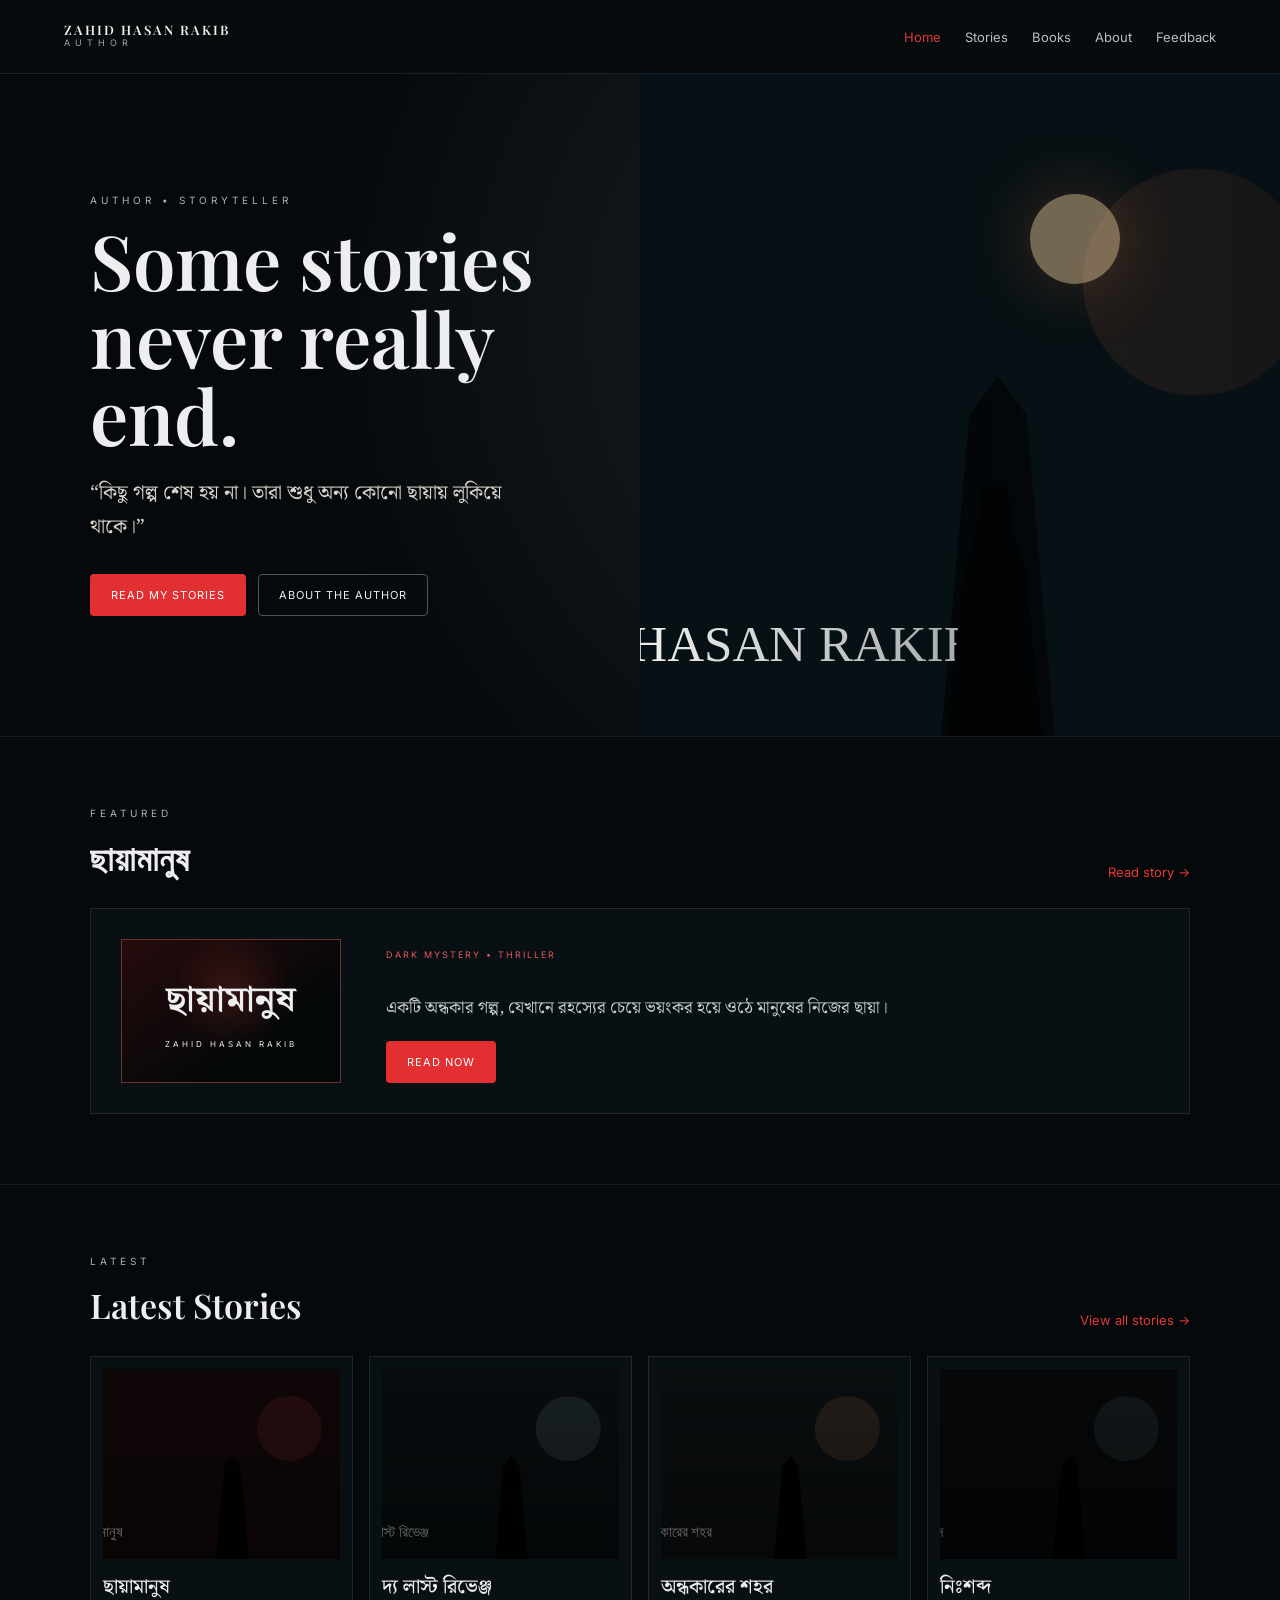
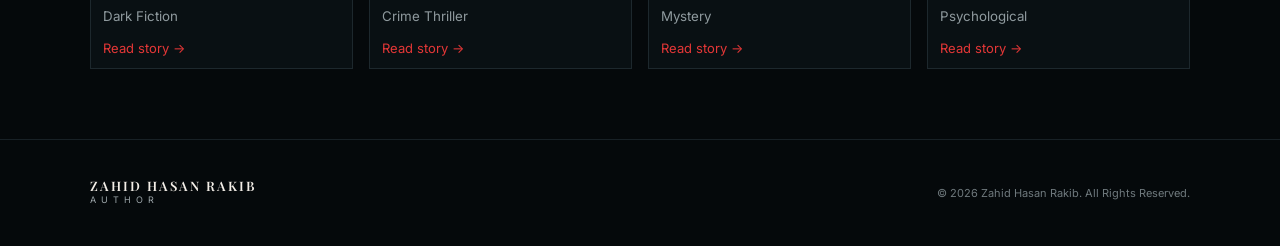
<file: index.html>
<!doctype html>
<html lang="bn">
<head>
<meta charset="utf-8">
<meta name="viewport" content="width=device-width, initial-scale=1">
<title>Zahid Hasan Rakib — Author</title>
<style>@import url('https://fonts.googleapis.com/css2?family=Noto+Serif+Bengali:wght@400;500;600;700&family=Playfair+Display:wght@500;600;700&family=Inter:wght@400;500;600&display=swap');
*{box-sizing:border-box}html{scroll-behavior:smooth}body{margin:0;background:#05090b;color:#eeeef0;font-family:Inter,Arial,sans-serif}body.large .prose{font-size:22px}.nav{height:74px;padding:0 5vw;display:flex;align-items:center;justify-content:space-between;border-bottom:1px solid #182126;background:#060b0d;position:sticky;top:0;z-index:5}.brand{color:#f3eee7;text-decoration:none;display:flex;flex-direction:column;letter-spacing:2px}.brand span{font:600 13px/1.1 'Playfair Display',serif}.brand small{font:9px/1.4 Inter;letter-spacing:5px;color:#9da6aa}nav{display:flex;gap:24px}nav a,.textlink,.card a,.back{color:#b8c0c3;text-decoration:none;font-size:13px}nav a.active,nav a:hover,.card a,.textlink{color:#e43737}.navbtn{border:1px solid #e43737;padding:10px 16px;border-radius:4px;color:#fff;text-decoration:none;font-size:12px}.hero{min-height:650px;display:grid;grid-template-columns:1fr 1fr;position:relative;overflow:hidden;background:radial-gradient(circle at 75% 38%,#42251e 0,#13191c 25%,#05090b 62%)}.hero-copy{padding:120px 7vw;position:relative;z-index:2}.eyebrow{font-size:10px;letter-spacing:4px;color:#a9b1b3;margin-bottom:15px}.hero h1,.pagehero h1{font:600 clamp(44px,6vw,76px)/1.02 'Playfair Display',serif;margin:0 0 22px}.quote{font:400 20px/1.7 'Noto Serif Bengali',serif;color:#d9d4cd;max-width:520px}.actions{display:flex;gap:12px;margin-top:30px}.btn{display:inline-block;padding:13px 20px;border-radius:4px;text-decoration:none;font-size:11px;letter-spacing:1px;border:1px solid transparent;cursor:pointer}.btn.red{background:#e12f32;color:#fff}.btn.ghost{border-color:#4a5559;color:#eee}.hero-art{position:relative;background:linear-gradient(90deg,transparent,#07101599),url('hero.svg') center/cover;min-height:650px}.moon{position:absolute;width:90px;height:90px;border-radius:50%;background:#d5b58a88;top:120px;right:25%;box-shadow:0 0 70px #b7683a55}.silhouette{position:absolute;width:95px;height:250px;background:#020304;bottom:0;left:48%;clip-path:polygon(38% 0,62% 0,70% 18%,83% 35%,100% 100%,0 100%,17% 35%,30% 18%)}.section{padding:70px 7vw;border-top:1px solid #131c20}.section-head{display:flex;justify-content:space-between;align-items:end;margin-bottom:28px}.section h2{font:600 34px 'Playfair Display',serif;margin:0}.feature-card{display:grid;grid-template-columns:220px 1fr;gap:45px;padding:30px;border:1px solid #202a2f;background:#091013}.feature-card p,.book-detail p,.author p{font:400 17px/1.9 'Noto Serif Bengali',serif;color:#c6cccd;max-width:700px}.tag{display:inline-block;color:#e35a5a;font-size:9px;letter-spacing:2px;margin:10px 0 15px}.grid{display:grid;grid-template-columns:repeat(4,1fr);gap:16px}.card{border:1px solid #1d282d;background:#091013;padding:12px}.card h3{font:500 20px 'Noto Serif Bengali',serif;margin:12px 0 2px}.card small{color:#8f9a9e}.card p{color:#aeb7b9;font:14px/1.6 'Noto Serif Bengali',serif}.card a{display:block;margin-top:15px}.thumb{height:190px;background:#172226 center/cover}.t1{background-image:linear-gradient(#0005,#0009),url('story1.svg')}.t2{background-image:linear-gradient(#0005,#0009),url('story2.svg')}.t3{background-image:linear-gradient(#0005,#0009),url('story3.svg')}.t4{background-image:linear-gradient(#0005,#0009),url('story4.svg')}.pagehero{padding:90px 7vw 70px;background:linear-gradient(90deg,#080e11dd,#080e1166),url('hero.svg') center/cover;border-bottom:1px solid #182126}.pagehero h1{font-size:60px;margin-bottom:10px}.pagehero p{color:#aeb7b9}.filters{display:flex;gap:8px;flex-wrap:wrap;margin-bottom:30px}.filter{background:#0a1114;color:#aeb7b9;border:1px solid #29343a;padding:9px 14px;border-radius:20px}.filter.active{border-color:#e43737;color:#fff}.reading{max-width:1120px;margin:auto}.story-top{padding:65px 5vw 45px;display:flex;justify-content:space-between;border-bottom:1px solid #172126}.story-top h1{font:600 54px 'Noto Serif Bengali',serif;margin:20px 0 0}.by{color:#899398}.cover{background:linear-gradient(145deg,#260b0c,#030708 70%);border:1px solid #6b3334;position:relative;overflow:hidden;display:flex;flex-direction:column;justify-content:center;align-items:center;text-align:center}.cover:after{content:'';position:absolute;inset:0;background:radial-gradient(circle at 50% 35%,#9b322b44,transparent 42%)}.cover-title{font:700 36px 'Noto Serif Bengali',serif;z-index:1}.cover-sub{font-size:8px;letter-spacing:3px;margin-top:10px;z-index:1}.mini-cover{width:150px;height:205px}.reader-tools{display:flex;justify-content:space-between;align-items:center;padding:18px 5vw;border-bottom:1px solid #172126}.reader-tools select,.reader-tools button{background:#080f12;color:#d8ddde;border:1px solid #334047;padding:10px}.prose{max-width:760px;margin:55px auto;padding:0 25px;font:400 19px/2 'Noto Serif Bengali',serif;color:#d3d6d6}.prose h2{font:600 30px 'Noto Serif Bengali',serif;margin-bottom:30px}.chapter-nav{display:flex;justify-content:space-between;max-width:760px;margin:40px auto 80px;padding:20px 25px;border-top:1px solid #172126}.chapter-nav a{color:#cbd1d2;text-decoration:none}.book-detail{display:grid;grid-template-columns:300px 1fr;gap:60px;align-items:center}.bigcover{width:300px;height:440px}.price{font-size:30px;margin:25px 0}.price small{font-size:11px;color:#899398}.note{font-size:12px!important;color:#788287!important}.author{display:grid;grid-template-columns:300px 1fr;gap:50px;align-items:center}.author-photo{height:360px;border:1px solid #29343a;display:grid;place-items:center;font:600 70px 'Playfair Display',serif;background:radial-gradient(circle,#333,#0a0e10 65%)}.feedback-grid{display:grid;grid-template-columns:1fr 1fr;gap:70px}.form{display:flex;flex-direction:column;gap:18px}.form h2{margin-bottom:5px}.form label{display:flex;flex-direction:column;gap:7px;color:#9ea8ab;font-size:12px}.form input,.form textarea,.form select{background:#070d10;color:#eee;border:1px solid #2a363b;padding:13px;border-radius:3px;font:14px 'Noto Serif Bengali',serif}.form textarea{min-height:140px}.review{border:1px solid #1f2a2f;background:#091013;padding:18px;margin:12px 0}.review span{display:block;color:#e3ad3e;margin:5px 0}.review p{font-family:'Noto Serif Bengali',serif;color:#b9c0c1}.narrow{max-width:760px;margin:auto}.dashboard{max-width:800px;margin:auto;display:flex;flex-direction:column;gap:15px}.toggle{display:flex;gap:12px;padding:18px;border:1px solid #233036;background:#091013}.toggle input{accent-color:#e43737}.admin-note{padding:18px;border-left:3px solid #e43737;background:#100d0e;color:#b8c0c2;line-height:1.7}footer{border-top:1px solid #182126;padding:35px 7vw;display:flex;justify-content:space-between;align-items:center;color:#6f797d;font-size:11px}.social{letter-spacing:1px}@media(max-width:800px){.nav{height:auto;padding:16px 5vw;gap:14px;flex-wrap:wrap}.nav nav{order:3;width:100%;overflow:auto;gap:18px}.navbtn{margin-left:auto}.hero{grid-template-columns:1fr;min-height:620px}.hero-art{position:absolute;inset:0;opacity:.42}.hero-copy{padding:100px 7vw}.grid{grid-template-columns:1fr 1fr}.feature-card,.book-detail,.author,.feedback-grid{grid-template-columns:1fr}.mini-cover{display:none}.bigcover{margin:auto}.story-top{padding:45px 5vw}.story-top h1{font-size:42px}.prose{font-size:18px}.pagehero h1{font-size:48px}footer{flex-direction:column;gap:15px;align-items:flex-start}}@media(max-width:500px){.grid{grid-template-columns:1fr}.section{padding:50px 5vw}.feature-card{padding:20px}.hero h1{font-size:46px}}

.spa-page{display:none}
</style>
</head>
<body>
<header class="nav">
<a class="brand" href="#home"><span>ZAHID HASAN RAKIB</span><small>AUTHOR</small></a>
<nav>
<a data-page="home" href="#home">Home</a>
<a data-page="stories" href="#stories">Stories</a>
<a data-page="books" href="#books">Books</a>
<a data-page="about" href="#about">About</a>
<a data-page="feedback" href="#feedback">Feedback</a>
</nav>

</header>
<main>
<div class="spa-page" data-page="home" id="page-home"><main>
<section class="hero">
<div class="hero-copy">
<div class="eyebrow">AUTHOR • STORYTELLER</div>
<h1>Some stories<br/>never really end.</h1>
<p class="quote">“কিছু গল্প শেষ হয় না। তারা শুধু অন্য কোনো ছায়ায় লুকিয়ে থাকে।”</p>
<div class="actions"><a class="btn red" href="#stories">READ MY STORIES</a><a class="btn ghost" href="#about">ABOUT THE AUTHOR</a></div>
</div>
<div class="hero-art"><div class="moon"></div><div class="silhouette"></div></div>
</section>
<section class="section">
<div class="section-head"><div><div class="eyebrow">FEATURED</div><h2>ছায়ামানুষ</h2></div><a class="textlink" href="#story">Read story →</a></div>
<div class="feature-card">
<div class="cover cover-shadow"><div class="cover-title">ছায়ামানুষ</div><div class="cover-sub">ZAHID HASAN RAKIB</div></div>
<div><span class="tag">DARK MYSTERY • THRILLER</span><p>একটি অন্ধকার গল্প, যেখানে রহস্যের চেয়ে ভয়ংকর হয়ে ওঠে মানুষের নিজের ছায়া।</p><a class="btn red" href="chayamanu.html">READ NOW</a></div>
</div>
</section>
<section class="section">
<div class="section-head"><div><div class="eyebrow">LATEST</div><h2>Latest Stories</h2></div><a class="textlink" href="#stories">View all stories →</a></div>
<div class="grid cards">
<article class="card"><div class="thumb t1"></div><h3>ছায়ামানুষ</h3><small>Dark Fiction</small><a href="chayamanu.html">Read story →</a></article>
<article class="card"><div class="thumb t2"></div><h3>দ্য লাস্ট রিভেঞ্জ</h3><small>Crime Thriller</small><a href="#story">Read story →</a></article>
<article class="card"><div class="thumb t3"></div><h3>অন্ধকারের শহর</h3><small>Mystery</small><a href="#story">Read story →</a></article>
<article class="card"><div class="thumb t4"></div><h3>নিঃশব্দ</h3><small>Psychological</small><a href="#story">Read story →</a></article>
</div>
</section>
</main></div><div class="spa-page" data-page="stories" id="page-stories"><main><section class="pagehero"><div class="eyebrow">THE STORY LIBRARY</div><h1>Stories</h1><p>Dark tales. Real emotions. Unforgettable endings.</p></section>
<section class="section"><div class="filters"><button class="filter active">All</button><button class="filter">Dark Fiction</button><button class="filter">Crime</button><button class="filter">Mystery</button><button class="filter">Psychological</button></div>
<div class="grid cards">
<article class="card"><div class="thumb t1"></div><h3>ছায়ামানুষ</h3><small>Dark Fiction • Novel</small><p>কিছু মানুষ ছায়াতেই বেঁচে থাকে।</p><a href="chayamanu.html">Read Story →</a></article>
<article class="card"><div class="thumb t2"></div><h3>দ্য লাস্ট রিভেঞ্জ</h3><small>Crime Thriller</small><p>প্রতিশোধের শেষ কোথায়?</p><a href="#story">Read Story →</a></article>
<article class="card"><div class="thumb t3"></div><h3>অন্ধকারের শহর</h3><small>Mystery</small><p>শহরটা সব জানে—শুধু বলে না।</p><a href="#story">Read Story →</a></article>
<article class="card"><div class="thumb t4"></div><h3>নিঃশব্দ</h3><small>Psychological</small><p>কিছু নীরবতা সবচেয়ে জোরে চিৎকার করে।</p><a href="#story">Read Story →</a></article>
</div></section></main></div><div class="spa-page" data-page="books" id="page-books"><main><section class="pagehero"><div class="eyebrow">THE BOOKSHELF</div><h1>Books</h1><p>Worlds you can hold. Stories you can feel.</p></section>
<section class="section"><div class="book-detail"><div class="cover cover-shadow bigcover"><div class="cover-title">ছায়ামানুষ</div><div class="cover-sub">ZAHID HASAN RAKIB</div></div><div><span class="tag">NOVEL • DARK MYSTERY • THRILLER</span><h2>ছায়ামানুষ</h2><p>একটি ডার্ক মিস্ট্রি-থ্রিলার। গল্প, রহস্য, সম্পর্ক ও মানুষের অন্ধকার দিকের এক দীর্ঘ যাত্রা।</p><a class="btn red" href="chayamanu.html">READ THE BOOK →</a><p class="note">ওয়েবসাইটে বইটির রিডিং সংস্করণ প্রকাশিত।</p></div></div></section>
<section class="section"><div class="section-head"><h2>Other Books</h2></div><div class="grid cards"><article class="card"><div class="thumb t2"></div><h3>দ্য লাস্ট রিভেঞ্জ</h3><small>Crime Thriller</small><span class="tag">Coming Soon</span></article><article class="card"><div class="thumb t3"></div><h3>অন্ধকারের শহর</h3><small>Mystery</small><span class="tag">Coming Soon</span></article></div></section></main></div><div class="spa-page" data-page="about" id="page-about"><main><section class="pagehero"><div class="eyebrow">BEHIND THE STORIES</div><h1>About the Author</h1><p>Behind every story, there’s a mind full of questions.</p></section><section class="section"><div class="author"><div class="author-photo">ZHR</div><div><span class="tag">AUTHOR • STORYTELLER • DREAMER</span><h2>Zahid Hasan Rakib</h2><p>বাংলা কথাসাহিত্যে রহস্য, অপরাধ, অন্ধকার, সম্পর্ক ও মানুষের মনস্তত্ত্ব নিয়ে লিখতে আগ্রহী। তার গল্পে বাস্তবতা ও কল্পনার মাঝামাঝি এক জগৎ তৈরি হয়—যেখানে প্রতিটি চরিত্রের নিজস্ব রহস্য থাকে।</p><p>লক্ষ্য একটাই: গল্প শেষ হওয়ার পরও যেন গল্পটি পাঠকের মনে থেকে যায়।</p></div></div></section></main></div><div class="spa-page" data-page="feedback" id="page-feedback"><main><section class="pagehero"><div class="eyebrow">YOUR VOICE MATTERS</div><h1>Reader Feedback</h1><p>Your thoughts inspire my next story.</p></section><section class="section feedback-grid"><form class="form" onsubmit="event.preventDefault(); alert('Demo feedback submitted. Connect a database to store real feedback.');"><h2>গল্পটি কেমন লেগেছে?</h2><label>Rating<select><option>★★★★★</option><option>★★★★☆</option><option>★★★☆☆</option><option>★★☆☆☆</option><option>★☆☆☆☆</option></select></label><label>নাম<input placeholder="আপনার নাম" required=""/></label><label>মতামত<textarea placeholder="আপনার অনুভূতি লিখুন..." required=""></textarea></label><button class="btn red">SUBMIT FEEDBACK</button></form><div><h2>What Readers Say</h2><div class="review"><b>একজন পাঠক</b><span>★★★★★</span><p>গল্পের পরিবেশটা শেষ পর্যন্ত মাথায় থেকে যায়।</p></div><div class="review"><b>একজন পাঠক</b><span>★★★★☆</span><p>চরিত্রগুলোর রহস্য আরও জানতে ইচ্ছে করে।</p></div></div></section></main></div><div class="spa-page" data-page="story" id="page-story"><main class="reading">
<div class="story-top"><div><a class="back" href="#stories">← Back to Stories</a><h1>ছায়ামানুষ</h1><span class="tag">একটি ডার্ক মিস্ট্রি-থ্রিলার</span><p class="by">By Zahid Hasan Rakib</p></div><div class="mini-cover cover-shadow"><div class="cover-title">ছায়ামানুষ</div><div class="cover-sub">ZAHID HASAN RAKIB</div></div></div>
<div class="reader-tools"><select><option>Chapter 01 — অন্ধকারের শুরু</option><option>Chapter 02</option><option>Chapter 03</option></select><button onclick="document.body.classList.toggle('large')">A+ Text</button></div>
<article class="prose"><h2>Chapter 01 — অন্ধকারের শুরু</h2>
<p>রাত তখন প্রায় একটা। শহরটা ঘুমিয়ে ছিল, কিন্তু রাকিবের ঘুম আসছিল না। জানালার ওপাশে কুয়াশা জমে ছিল—এমন কুয়াশা, যার ভেতর দিয়ে দূরের আলোও যেন নিজের পরিচয় হারিয়ে ফেলে।</p>
<p>হঠাৎ করেই দরজায় তিনবার শব্দ হলো। টক। টক। টক।</p>
<p>সে উঠে দাঁড়াল। ঘরের বাতাস অস্বাভাবিক ঠান্ডা। দরজার কাছে গিয়ে থামতেই বাইরে থেকে খুব আস্তে একটি মেয়ের কণ্ঠ ভেসে এল—“তুমি কি আমাকে মনে করতে পারছ?”</p>
<p>রাকিব দরজা খুলল না। কারণ সে জানত, এই কণ্ঠ সে আগে কখনো শোনেনি। অথচ কোথাও যেন মনে হচ্ছিল—সে মেয়েটিকে অনেক আগে থেকেই চেনে।</p>
<p>সেই রাতেই তার জীবনের সবচেয়ে অদ্ভুত গল্পের শুরু হয়েছিল। একটি গল্প, যেখানে জীবিত মানুষ আর মৃত মানুষের মধ্যকার দূরত্ব ধীরে ধীরে মুছে যেতে থাকে।</p>
</article>
<div class="chapter-nav"><a href="#stories">← Previous</a><a href="#feedback">Leave Feedback</a><a href="chayamanu.html">Open full book →</a></div>
</main></div><div class="spa-page" data-page="admin" id="page-admin"><main><section class="pagehero"><div class="eyebrow">SIMPLE CONTROL PANEL</div><h1>Author Dashboard</h1><p>ভবিষ্যৎ পূর্ণ ভার্সনে এখানে শুধু টিক/আনটিক করেই গল্প প্রকাশ, বই বিক্রি ও feedback control করা যাবে।</p></section>
<section class="section"><div class="dashboard"><label class="toggle"><input checked="" type="checkbox"/> <span>ছায়ামানুষ — গল্প প্রকাশিত</span></label><label class="toggle"><input type="checkbox"/> <span>দ্য লাস্ট রিভেঞ্জ — প্রকাশিত</span></label><label class="toggle"><input checked="" type="checkbox"/> <span>Reader Feedback চালু</span></label><div class="admin-note"><b>নোট:</b> এই প্যাকেজটি visual/working prototype। নিরাপদ live admin login, database এবং real payment gateway যুক্ত করতে hosting-এর server credentials ও merchant credentials প্রয়োজন হবে।</div></div></section></main></div>
</main>
<footer><div class="brand"><span>ZAHID HASAN RAKIB</span><small>AUTHOR</small></div><p>© 2026 Zahid Hasan Rakib. All Rights Reserved.</p></footer>

<script>
(function(){
  const pages=[...document.querySelectorAll('.spa-page')];
  const links=[...document.querySelectorAll('nav a[data-page]')];
  function show(name){
    if(!pages.some(p=>p.dataset.page===name)) name='home';
    pages.forEach(p=>p.style.display=p.dataset.page===name?'block':'none');
    links.forEach(a=>a.classList.toggle('active',a.dataset.page===name));
    window.scrollTo(0,0);
  }
  function route(){
    let name=location.hash.replace('#','').split('?')[0]||'home';
    show(name);
  }
  window.addEventListener('hashchange',route);
  document.addEventListener('click',function(e){
    const a=e.target.closest('a[href^="#"]');
    if(!a) return;
    const target=a.getAttribute('href').slice(1).split('?')[0];
    if(['home','stories','books','about','feedback','story','admin'].includes(target)){
      e.preventDefault();
      location.hash=target;
    }
  });
  route();
})();
</script>
</body>
</html>
</file>
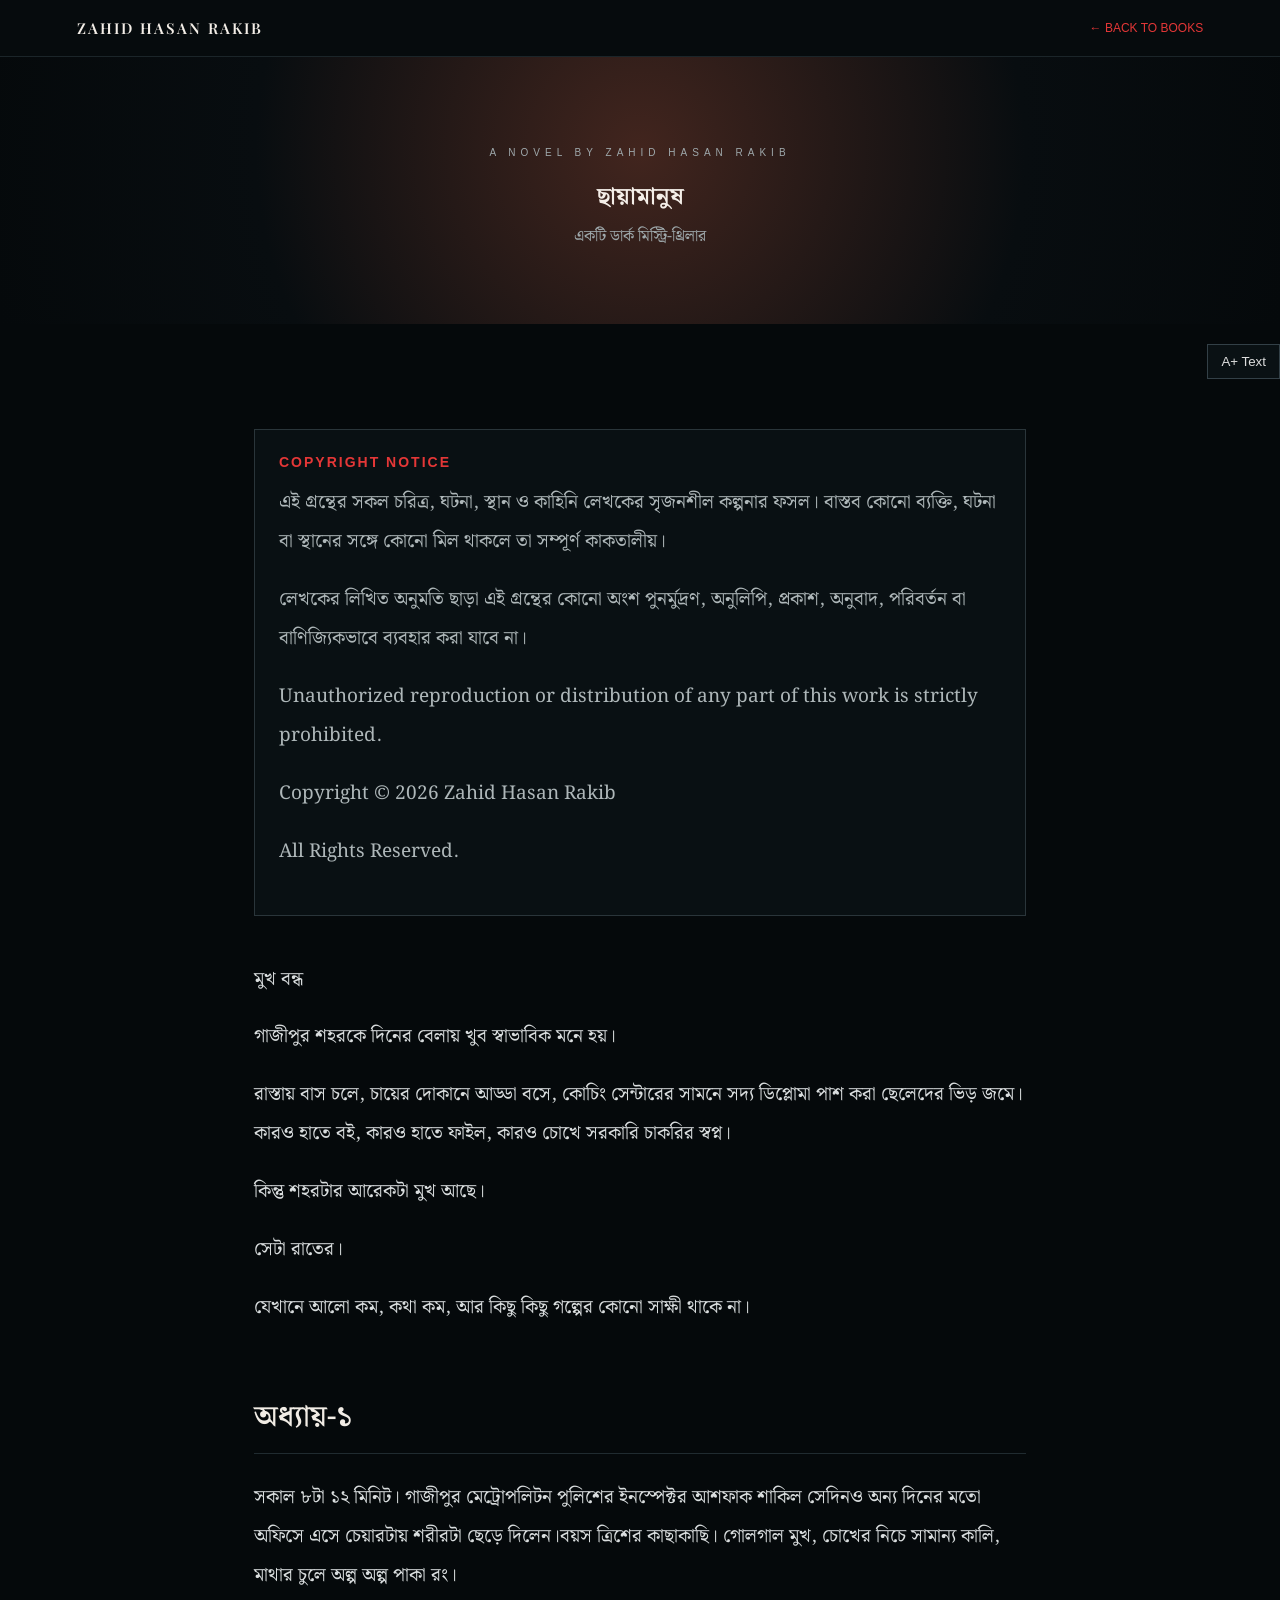
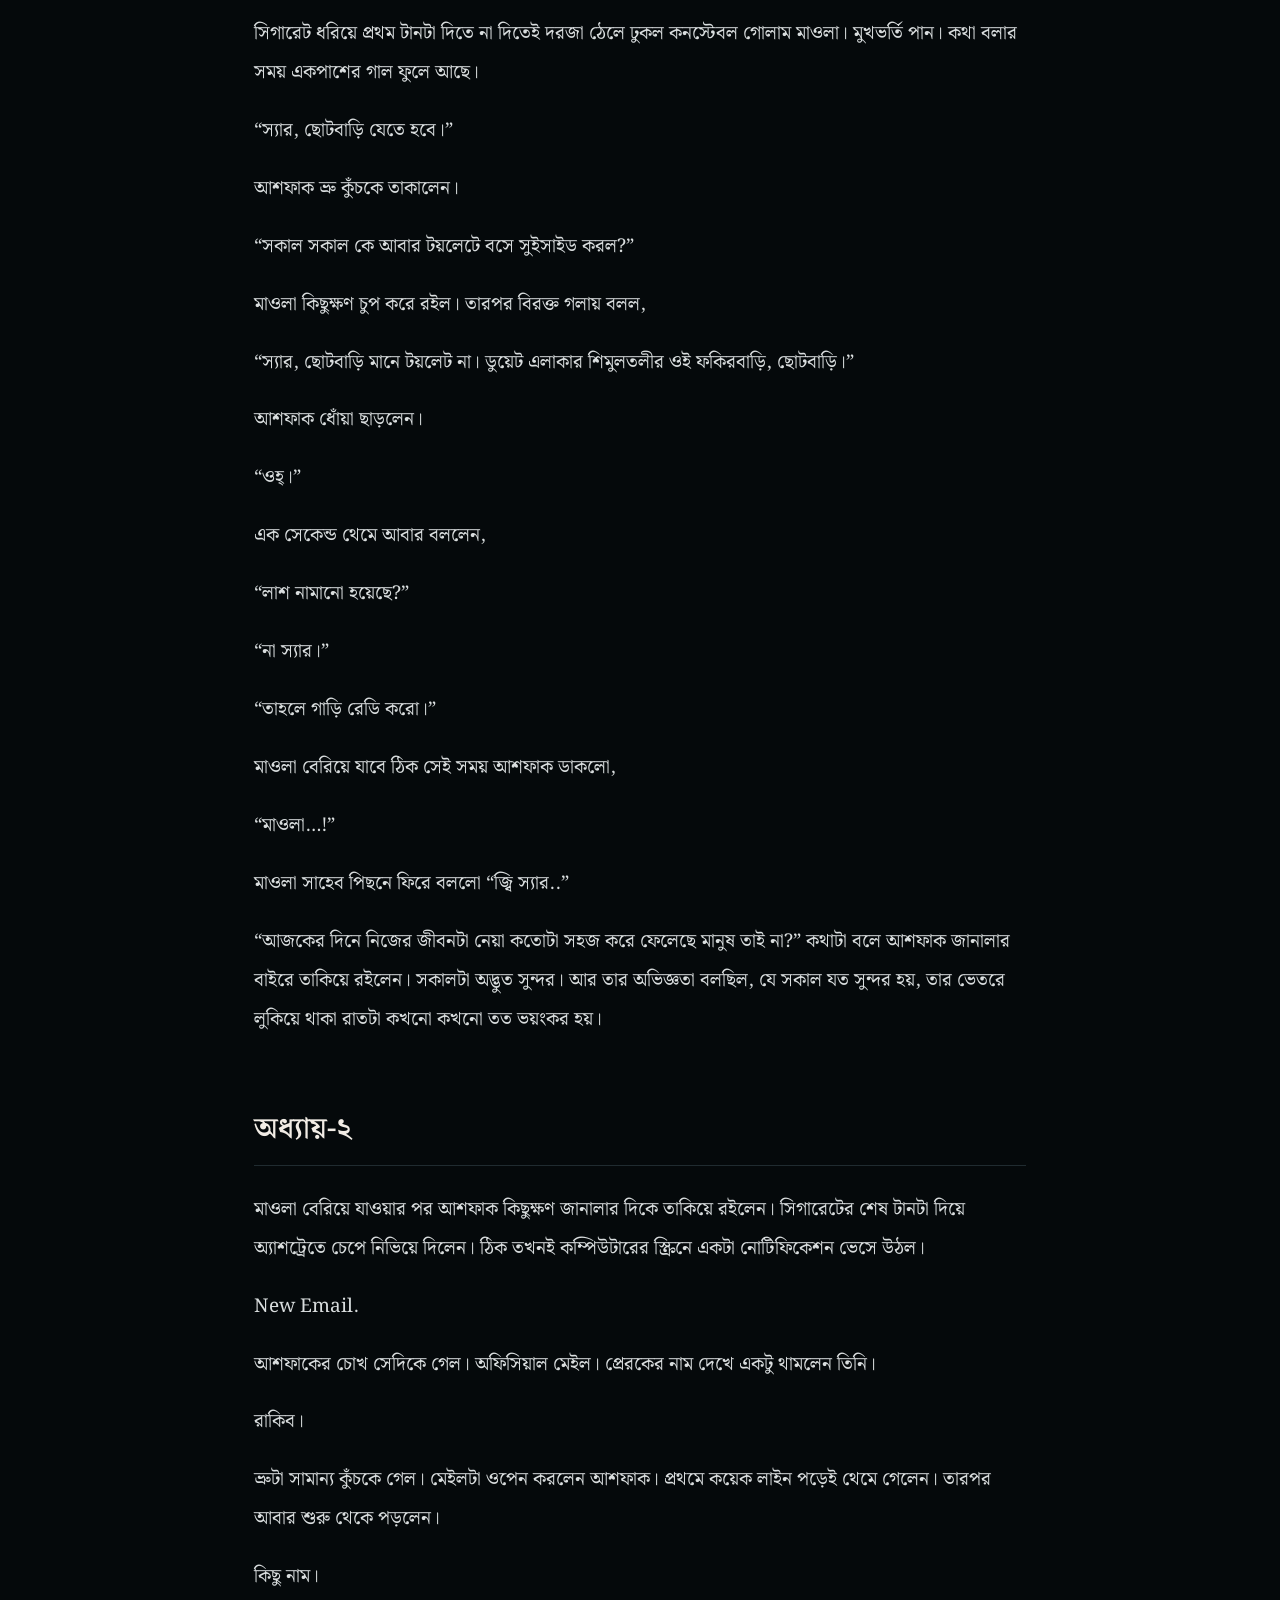
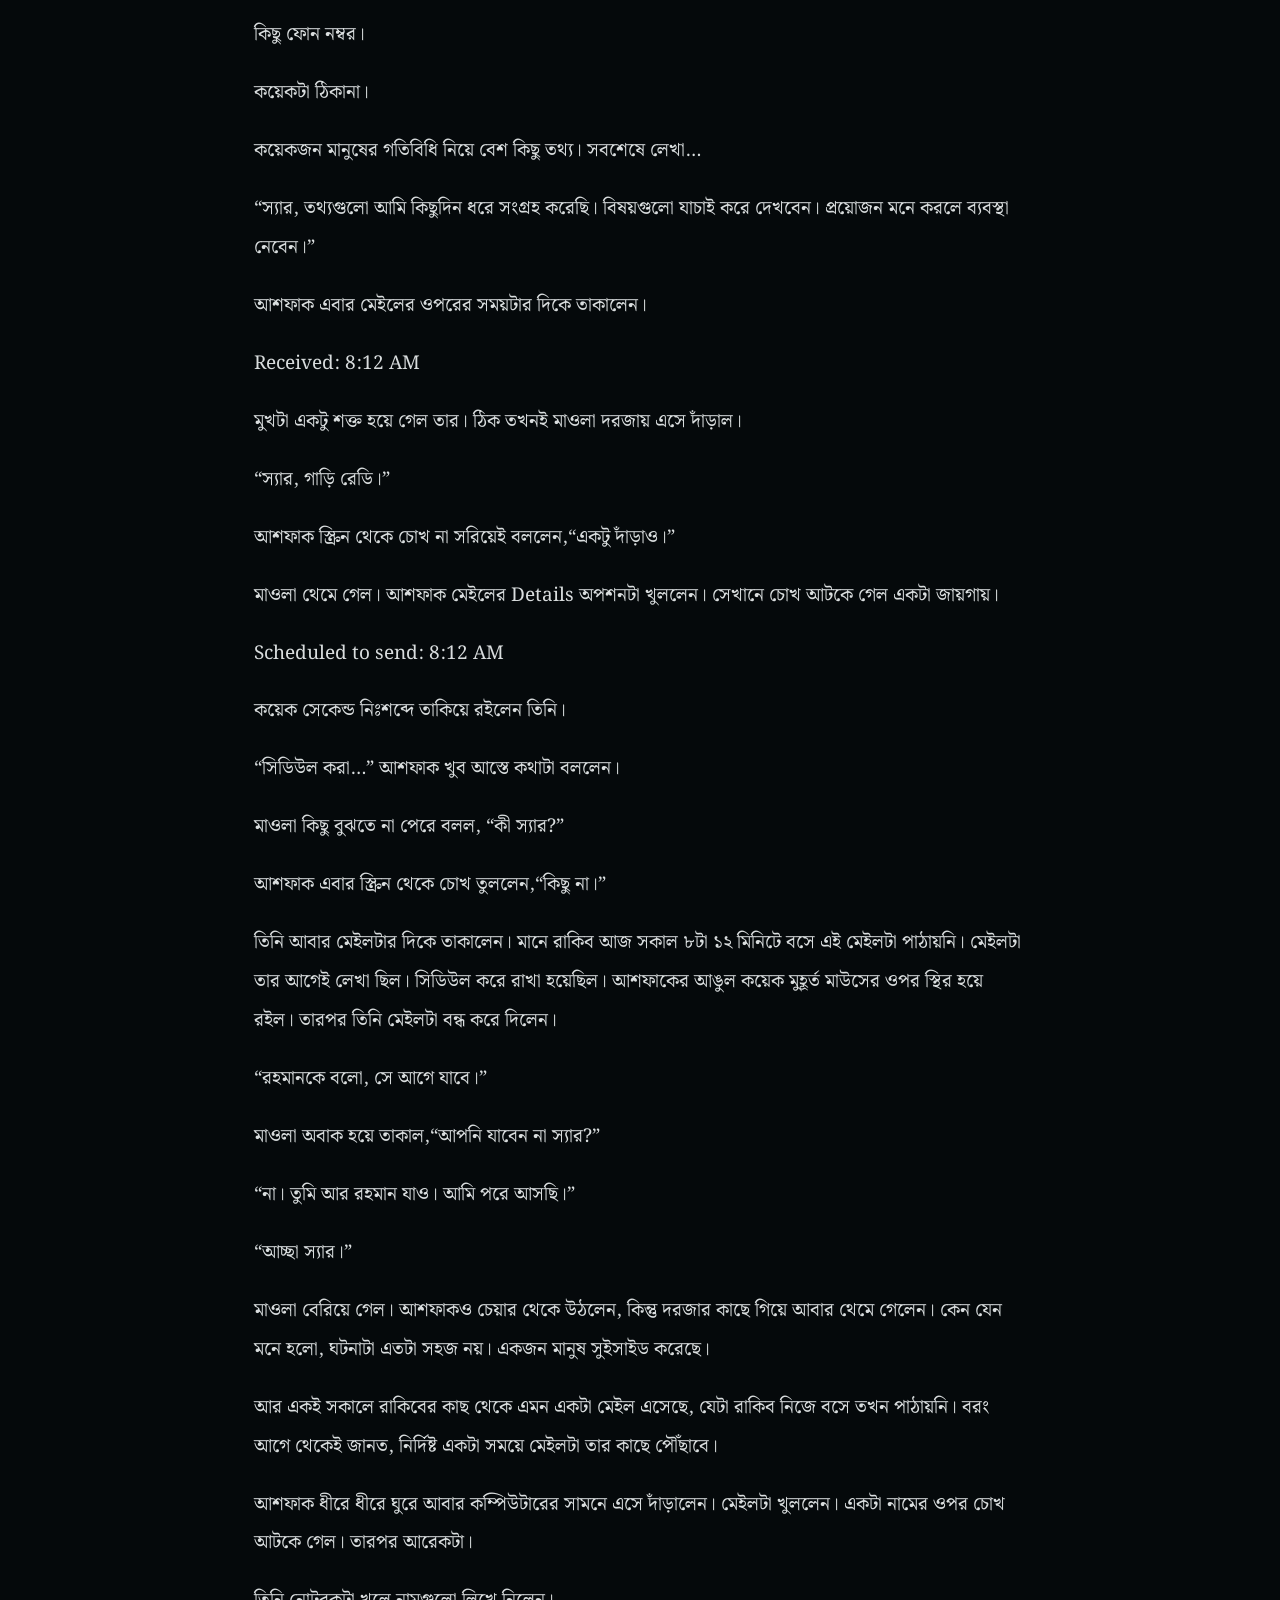
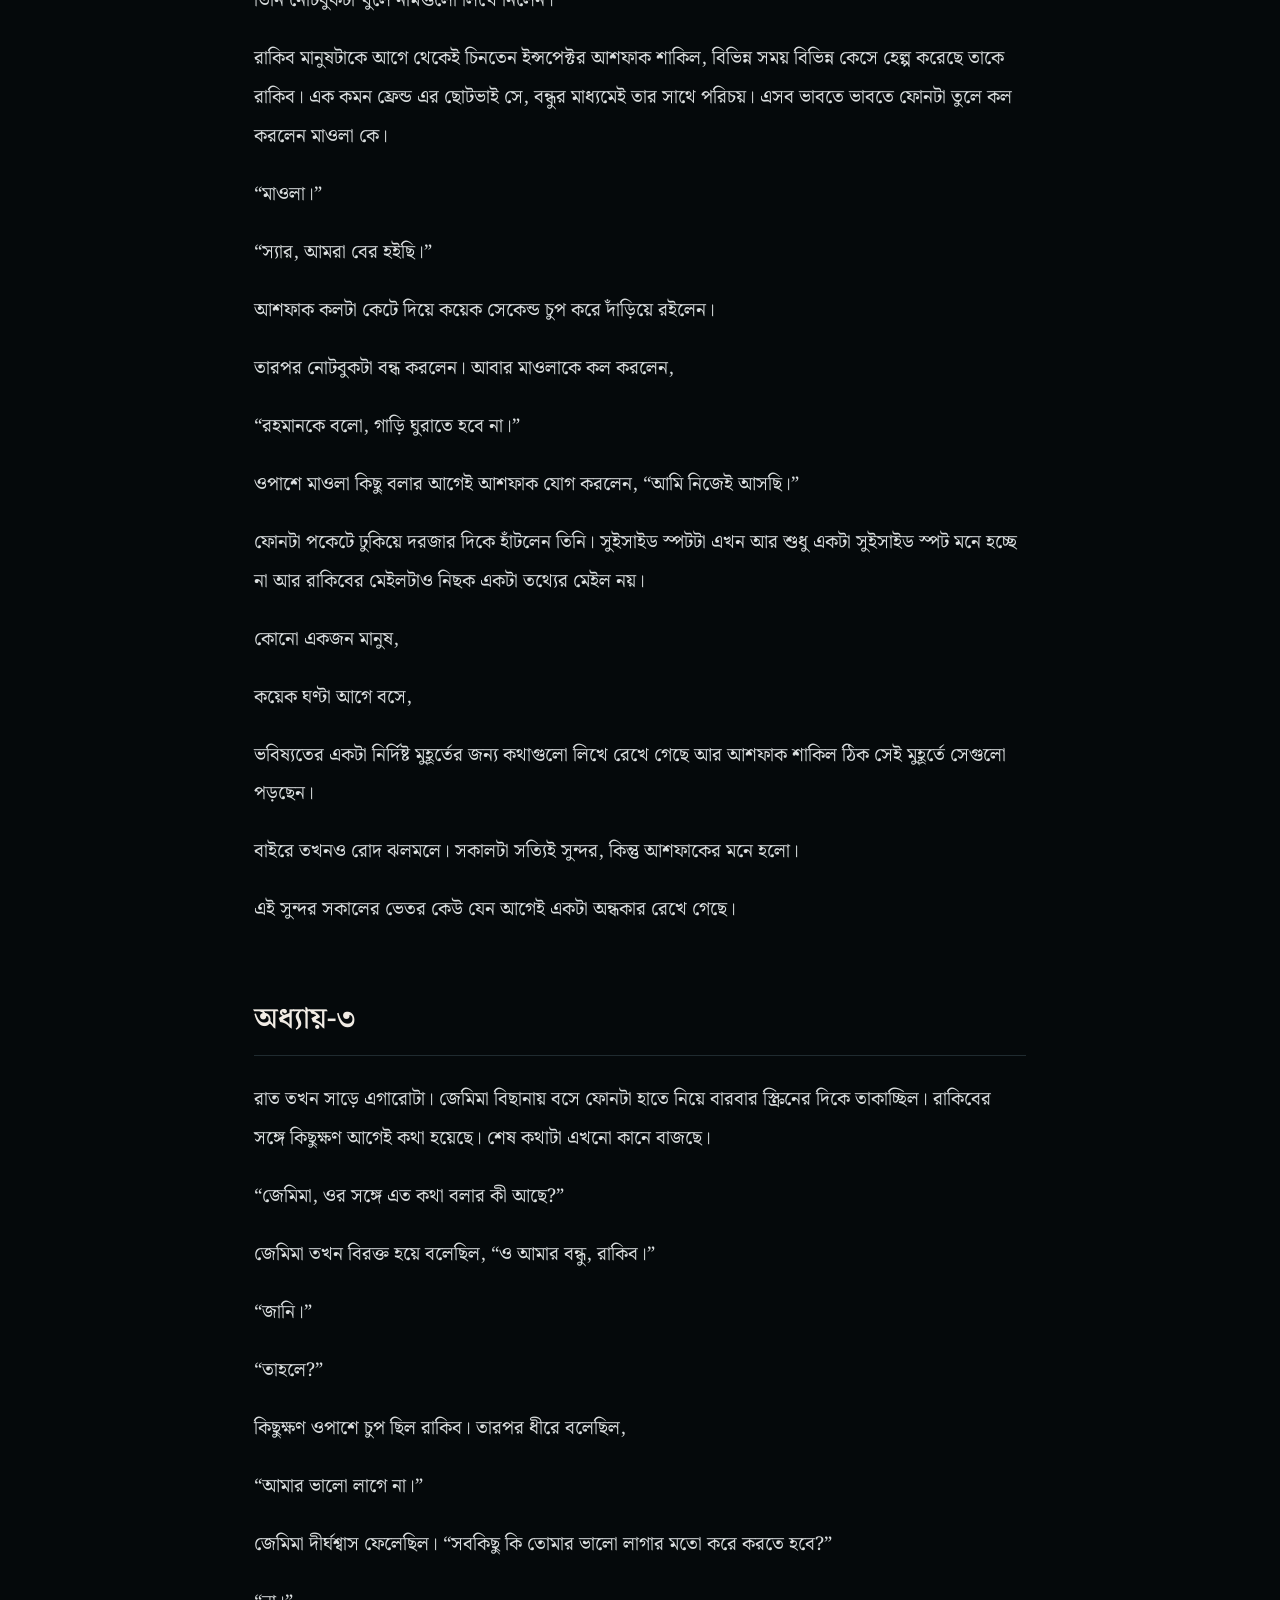
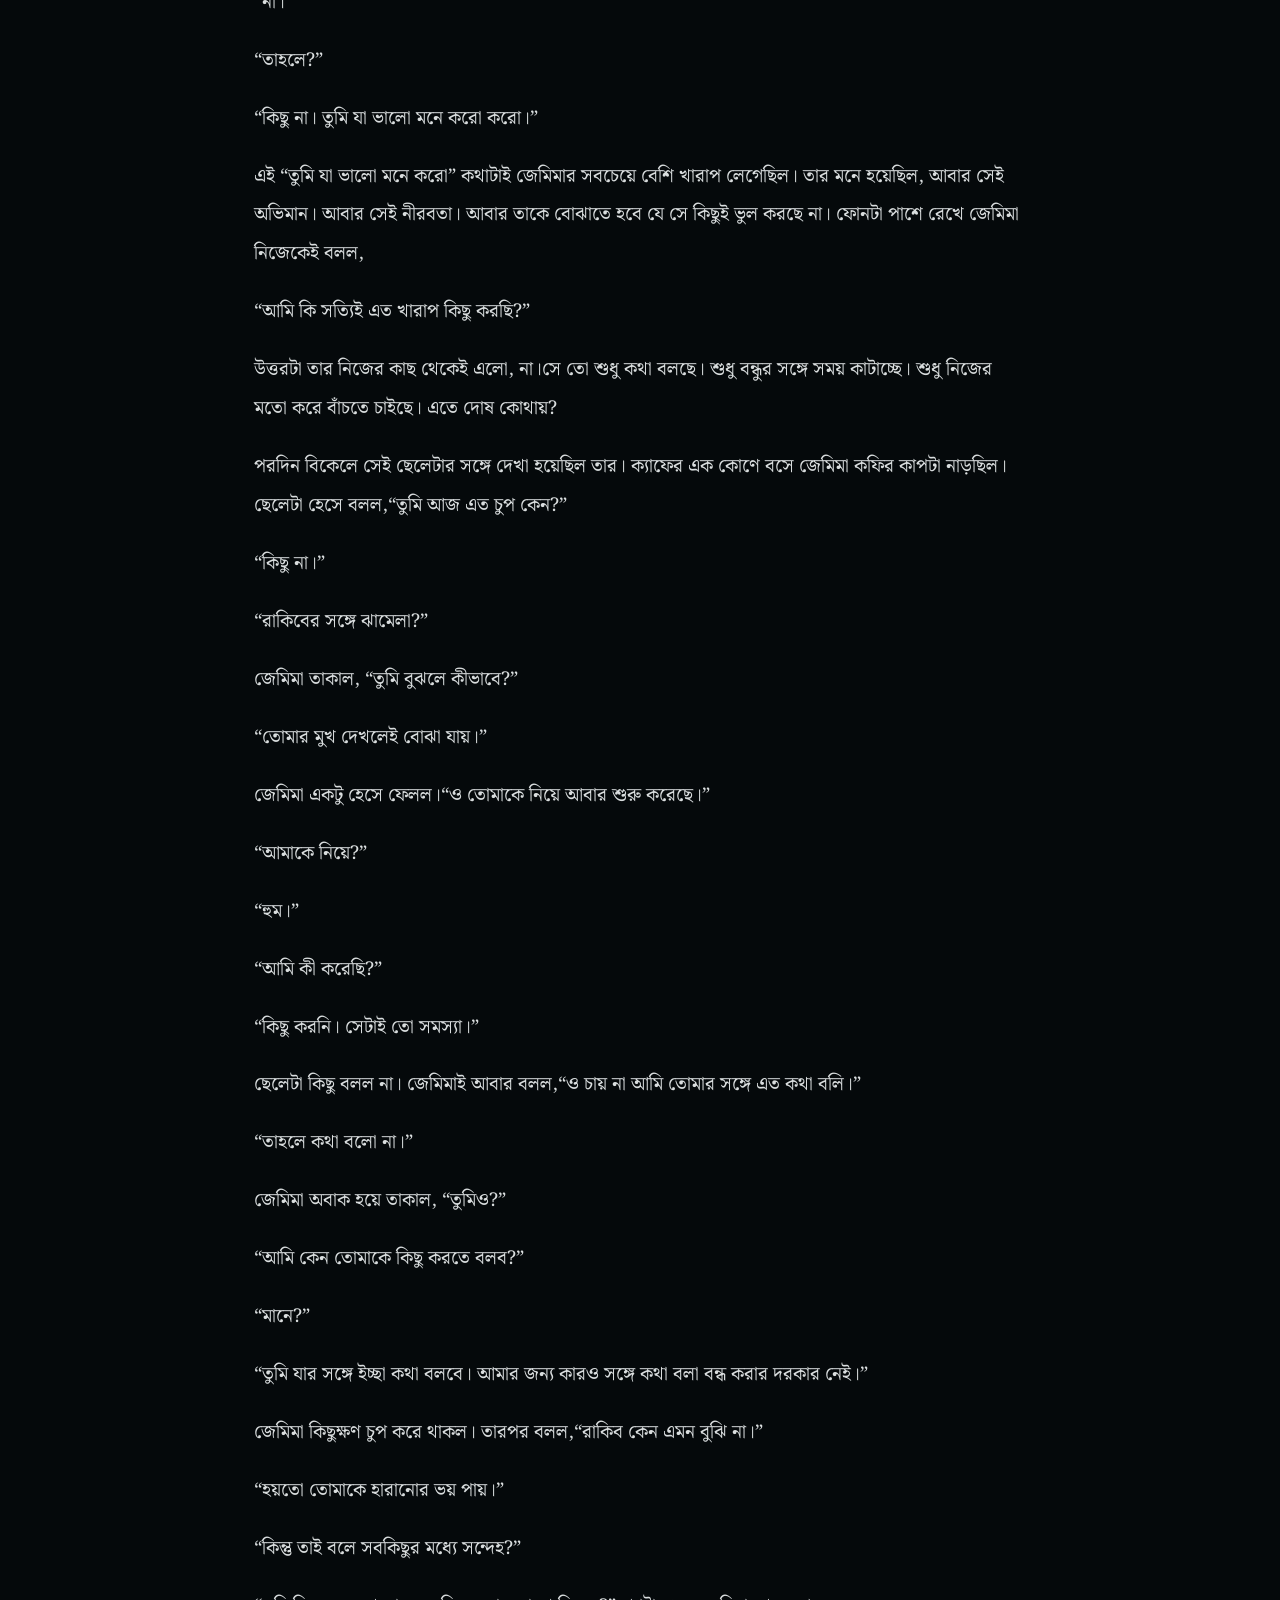
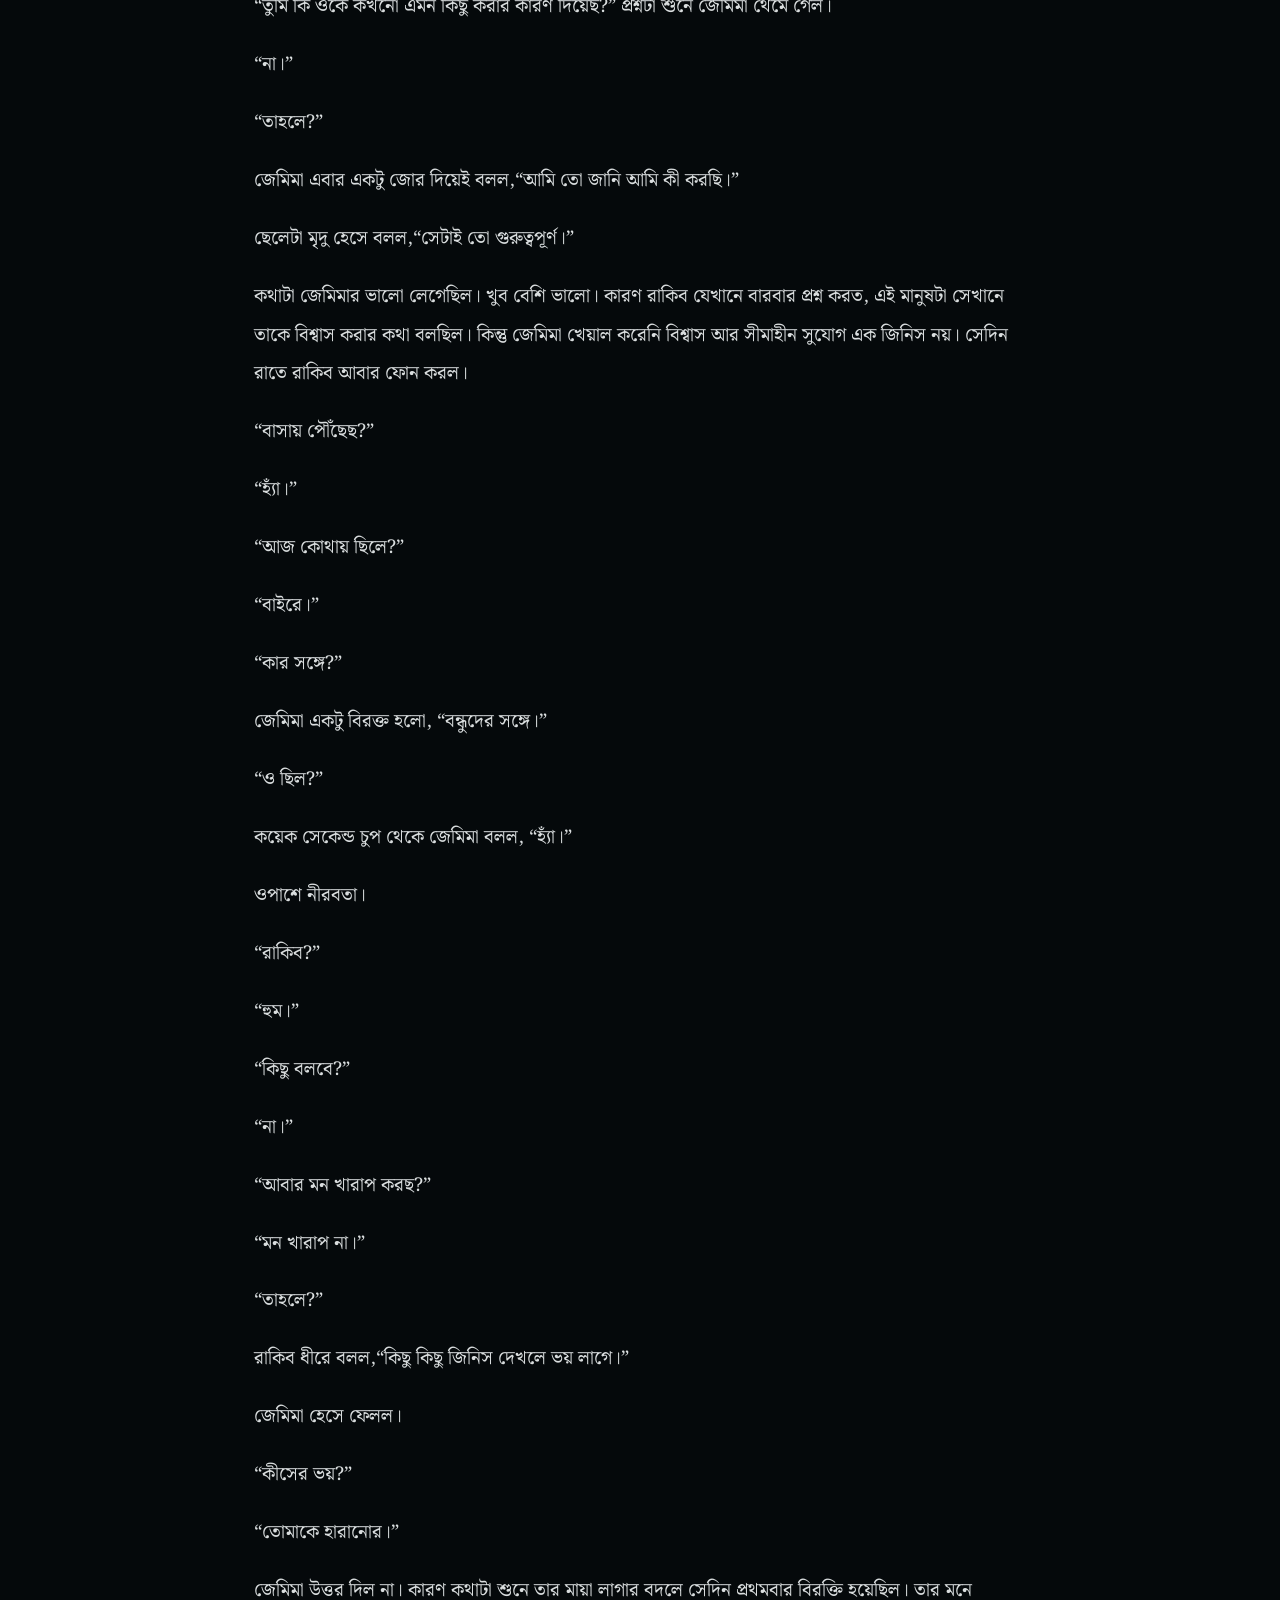
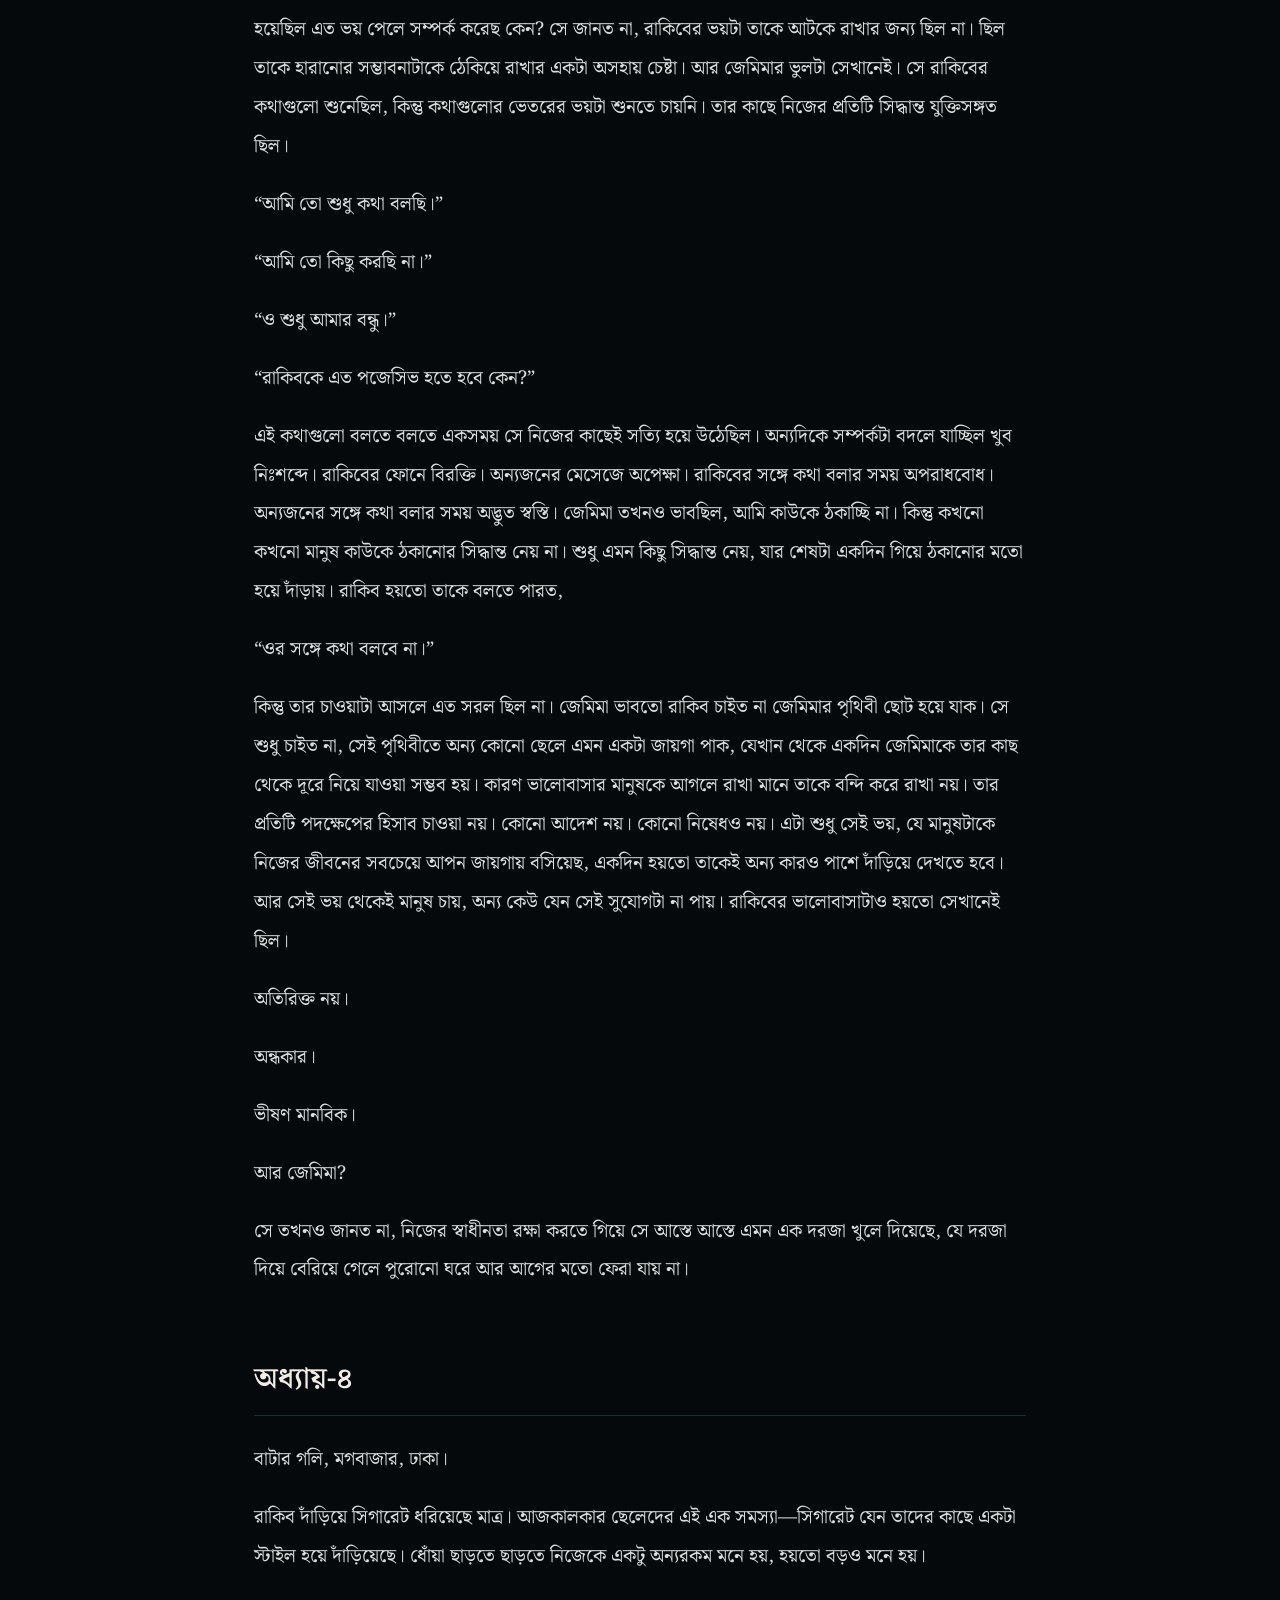
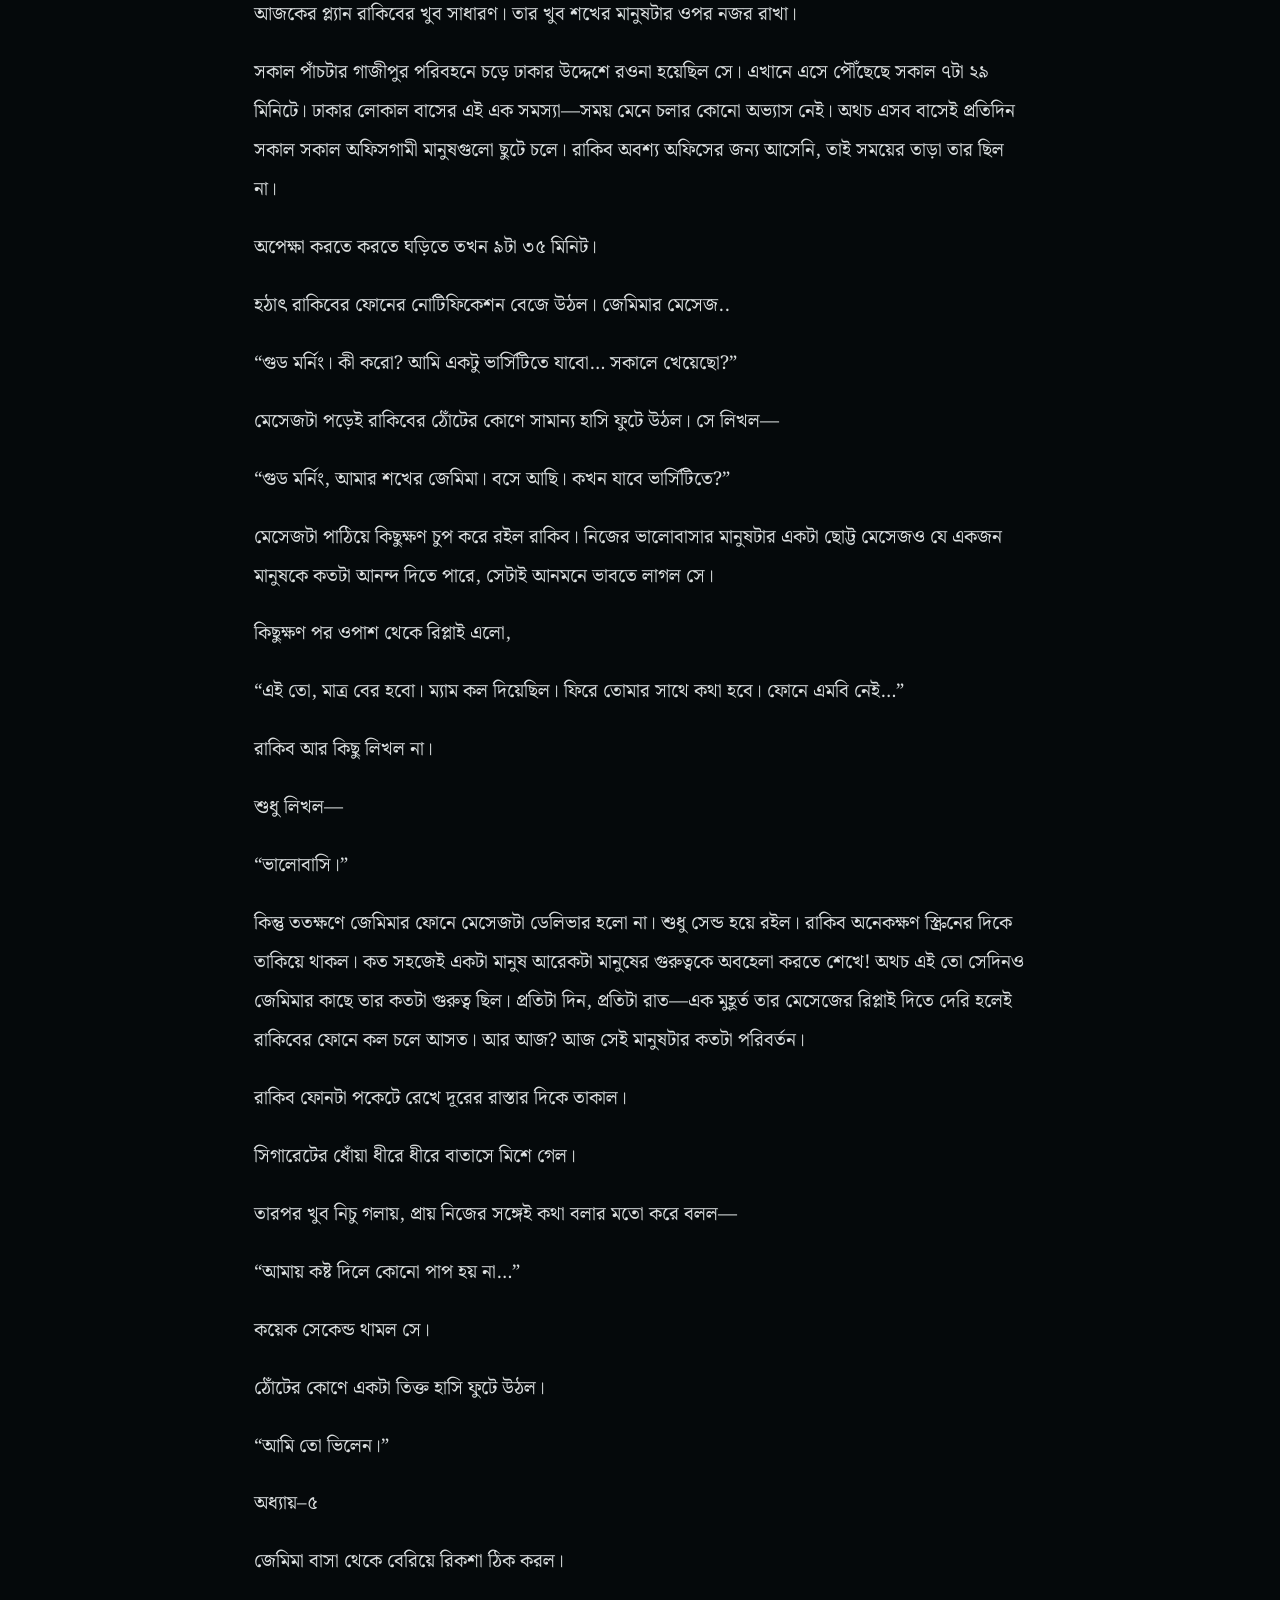
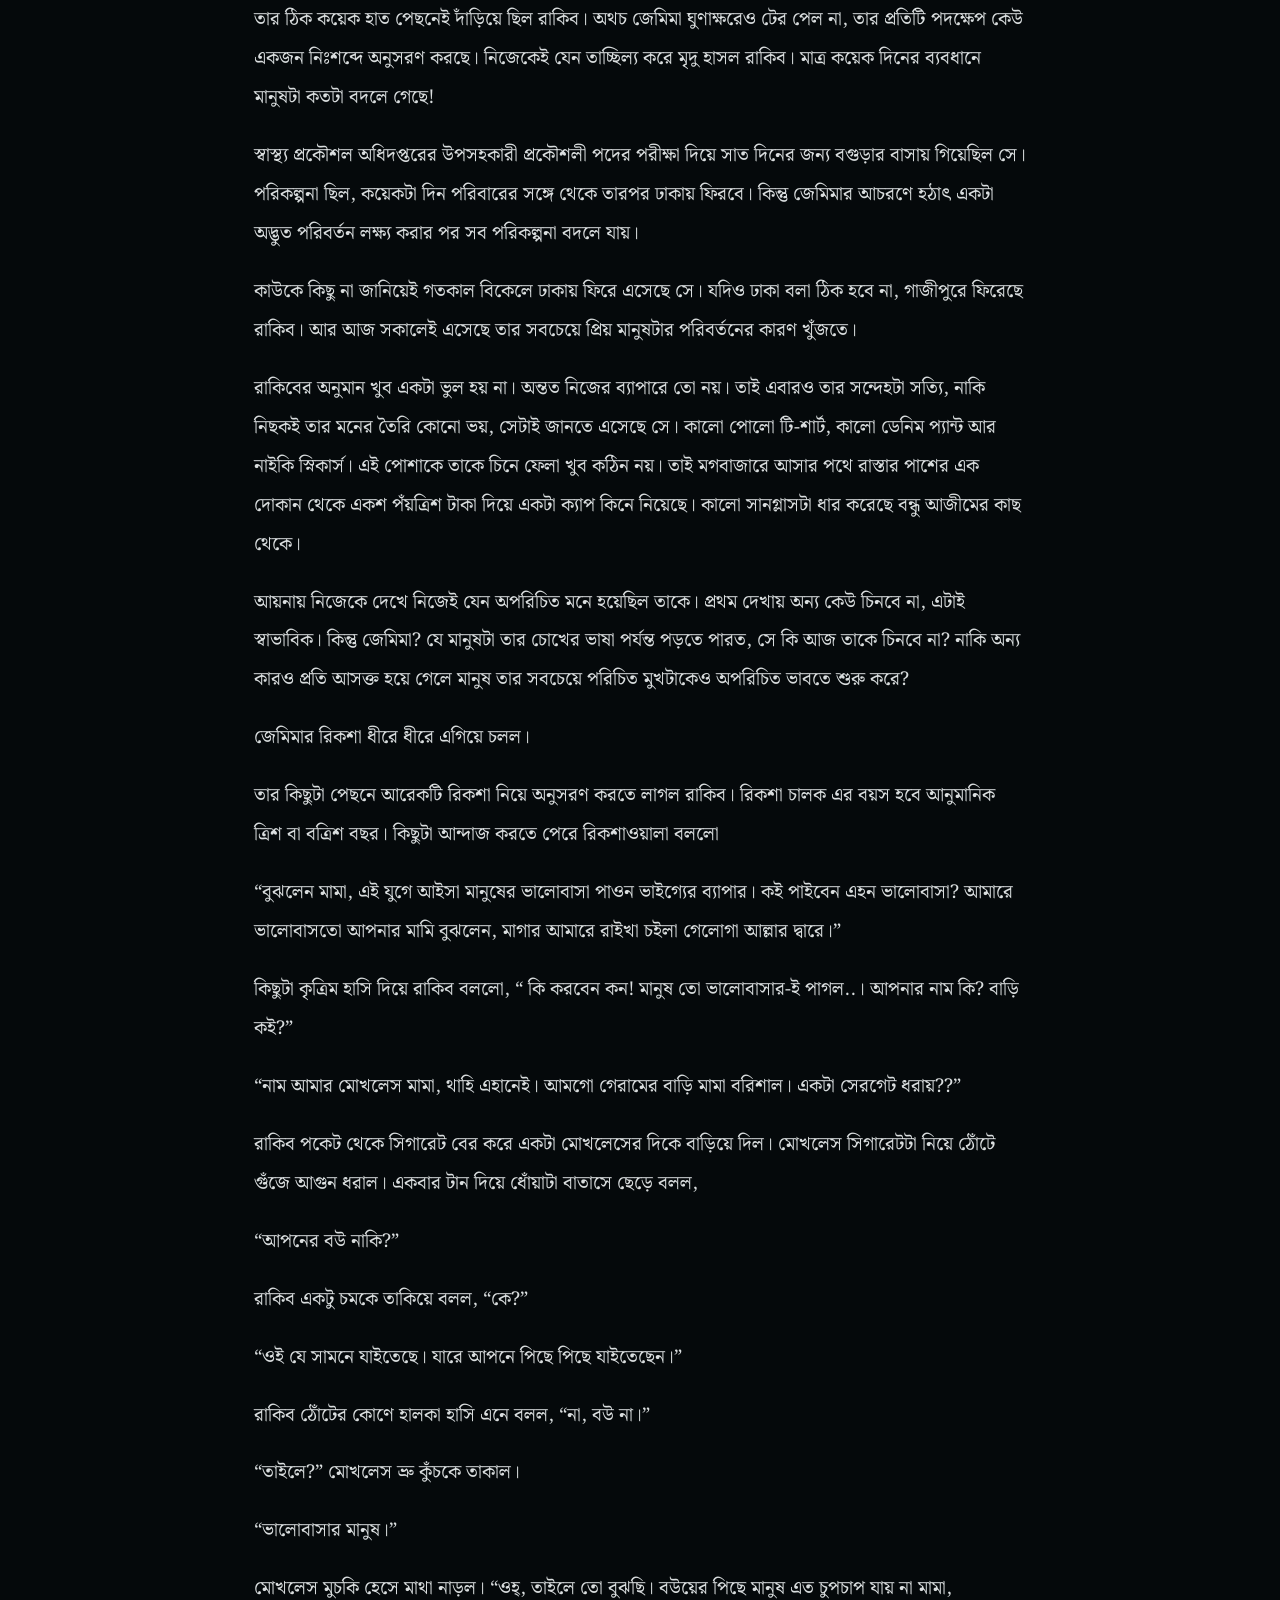
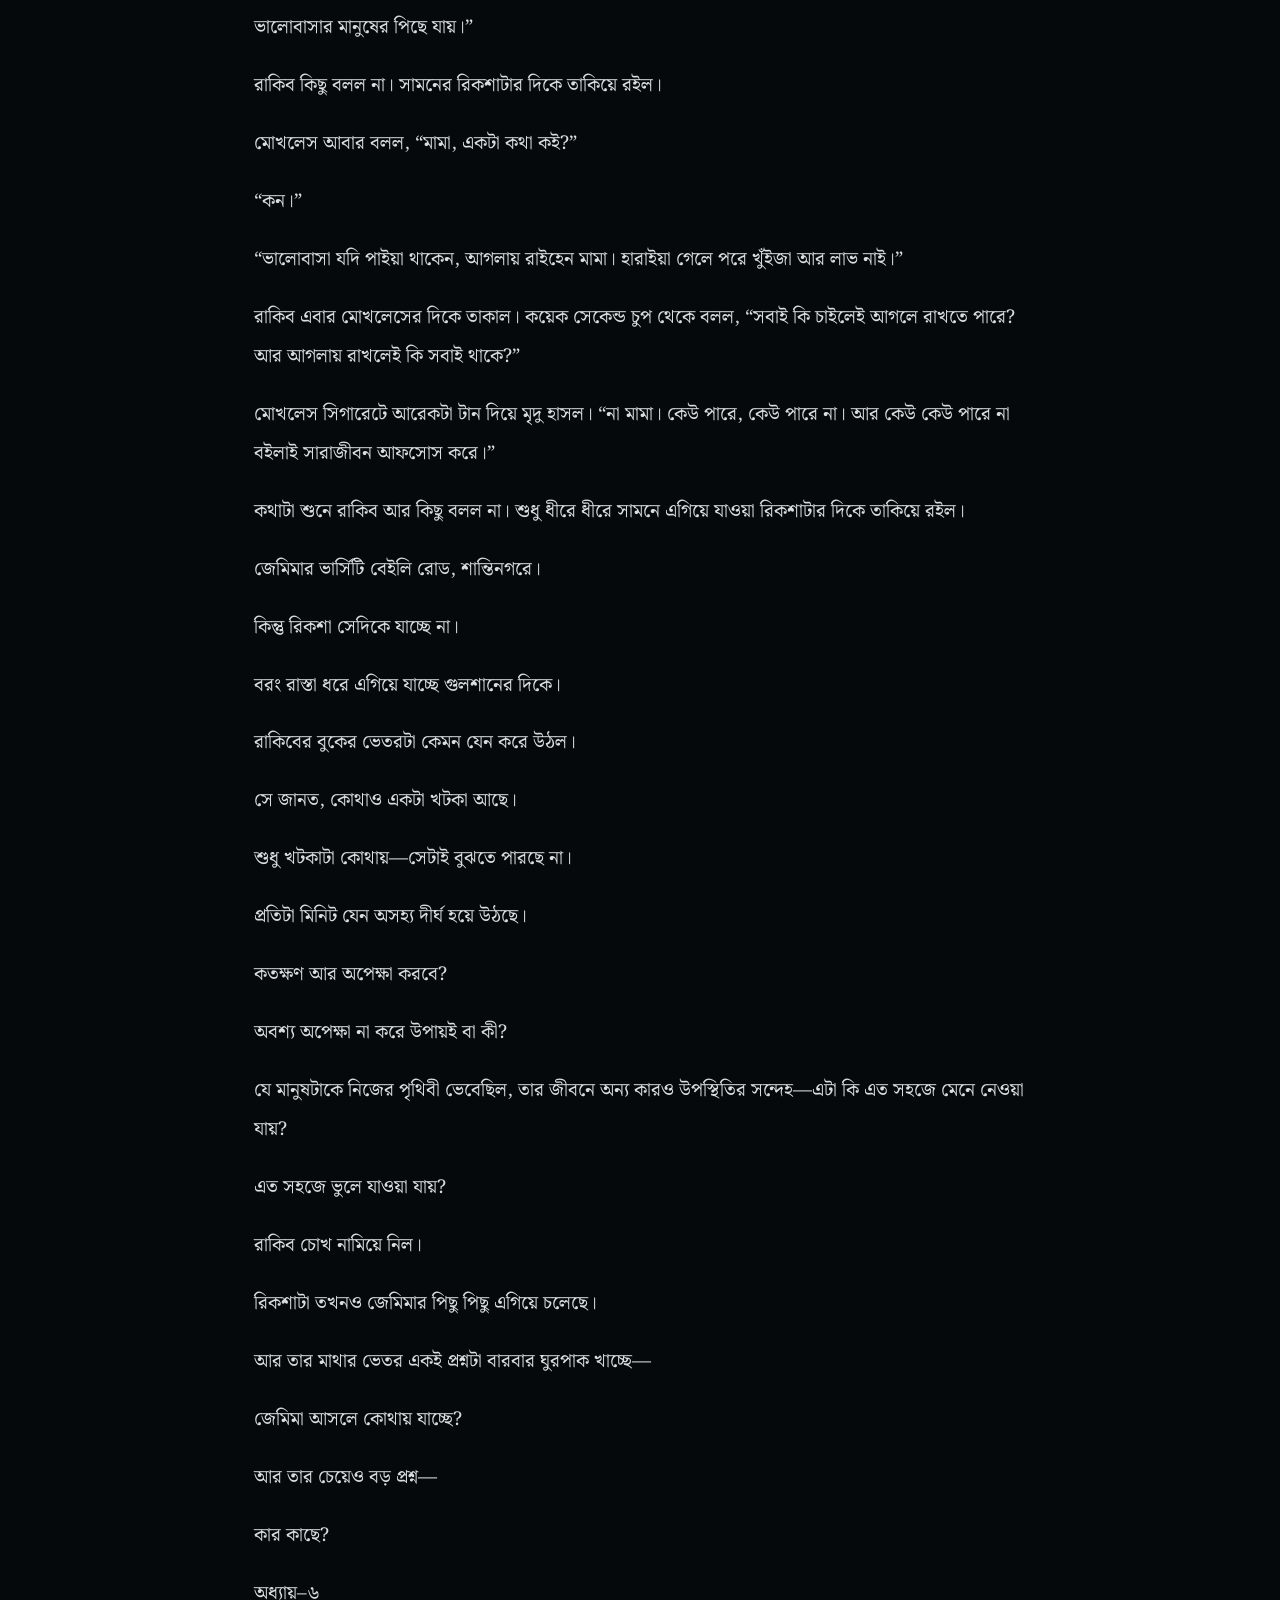
<file: chayamanu.html>
<!doctype html><html lang="bn"><head><meta charset="utf-8"><meta name="viewport" content="width=device-width,initial-scale=1"><title>ছায়ামানুষ — Zahid Hasan Rakib</title><style>@import url('https://fonts.googleapis.com/css2?family=Noto+Serif+Bengali:wght@400;500;600;700&family=Playfair+Display:wght@500;600;700&display=swap');*{box-sizing:border-box}body{margin:0;background:#05090b;color:#d9ddde;font-family:'Noto Serif Bengali',serif}.top{padding:18px 6vw;border-bottom:1px solid #1b2529;background:#060b0d;display:flex;justify-content:space-between;align-items:center;position:sticky;top:0;z-index:3}.brand{font:600 15px 'Playfair Display',serif;letter-spacing:2px;color:#f3eee7}.back{color:#e43737;text-decoration:none;font:12px Arial}.hero{padding:90px 7vw 75px;text-align:center;background:radial-gradient(circle at 50% 35%,#42251e,#080d10 58%,#05090b)}.hero .eyebrow{font:10px Arial;letter-spacing:5px;color:#9ea8ab}.hero h1{font:700 clamp(48px,8vw,82px);margin:20px 0 8px;color:#f4eee8}.hero p{color:#9ea8ab;margin:0}.reading{max-width:820px;margin:auto;padding:30px 24px 100px}.copyright{border:1px solid #2a353a;background:#091013;padding:24px;margin:0 0 45px;color:#aeb7b9;font-size:14px;line-height:1.9}.copyright h3{font:600 14px Arial;letter-spacing:2px;color:#e43737;margin-top:0}.reading h2{font:600 30px 'Noto Serif Bengali',serif;color:#f1ece5;margin:65px 0 25px;padding-bottom:12px;border-bottom:1px solid #202b30}.reading p{font-size:19px;line-height:2.05;margin:0 0 19px}.tools{display:flex;justify-content:flex-end;margin:20px 0}.tools button{background:#0a1114;border:1px solid #334047;color:#ddd;padding:9px 13px}.large .reading p{font-size:22px}.end{margin-top:70px;text-align:center;padding:30px;border-top:1px solid #202b30;color:#8e999d}@media(max-width:600px){.reading{padding:20px 18px 70px}.reading p{font-size:18px}.hero{padding:65px 5vw}.reading h2{font-size:27px}}</style></head><body><header class="top"><div class="brand">ZAHID HASAN RAKIB</div><a class="back" href="index.html#books">← BACK TO BOOKS</a></header><section class="hero"><div class="eyebrow">A NOVEL BY ZAHID HASAN RAKIB</div><h1>ছায়ামানুষ</h1><p>একটি ডার্ক মিস্ট্রি-থ্রিলার</p></section><div class="tools"><button onclick="document.body.classList.toggle('large')">A+ Text</button></div><article class="reading"><section class="copyright"><h3>COPYRIGHT NOTICE</h3>
<p>এই গ্রন্থের সকল চরিত্র, ঘটনা, স্থান ও কাহিনি লেখকের সৃজনশীল কল্পনার ফসল। বাস্তব কোনো ব্যক্তি, ঘটনা বা স্থানের সঙ্গে কোনো মিল থাকলে তা সম্পূর্ণ কাকতালীয়।</p>
<p>লেখকের লিখিত অনুমতি ছাড়া এই গ্রন্থের কোনো অংশ পুনর্মুদ্রণ, অনুলিপি, প্রকাশ, অনুবাদ, পরিবর্তন বা বাণিজ্যিকভাবে ব্যবহার করা যাবে না।</p>
<p>Unauthorized reproduction or distribution of any part of this work is strictly prohibited.</p>
<p>Copyright © 2026 Zahid Hasan Rakib</p>
<p>All Rights Reserved.</p></section>
<p>মুখ বন্ধ</p>
<p>গাজীপুর শহরকে দিনের বেলায় খুব স্বাভাবিক মনে হয়।</p>
<p>রাস্তায় বাস চলে, চায়ের দোকানে আড্ডা বসে, কোচিং সেন্টারের সামনে সদ্য ডিপ্লোমা পাশ করা ছেলেদের ভিড় জমে। কারও হাতে বই, কারও হাতে ফাইল, কারও চোখে সরকারি চাকরির স্বপ্ন।</p>
<p>কিন্তু শহরটার আরেকটা মুখ আছে।</p>
<p>সেটা রাতের।</p>
<p>যেখানে আলো কম, কথা কম, আর কিছু কিছু গল্পের কোনো সাক্ষী থাকে না।</p>
<h2>অধ্যায়-১</h2>
<p>সকাল ৮টা ১২ মিনিট। গাজীপুর মেট্রোপলিটন পুলিশের ইনস্পেক্টর আশফাক শাকিল সেদিনও অন্য দিনের মতো অফিসে এসে চেয়ারটায় শরীরটা ছেড়ে দিলেন।বয়স ত্রিশের কাছাকাছি। গোলগাল মুখ, চোখের নিচে সামান্য কালি, মাথার চুলে অল্প অল্প পাকা রং।</p>
<p>সিগারেট ধরিয়ে প্রথম টানটা দিতে না দিতেই দরজা ঠেলে ঢুকল কনস্টেবল গোলাম মাওলা। মুখভর্তি পান। কথা বলার সময় একপাশের গাল ফুলে আছে।</p>
<p>“স্যার, ছোটবাড়ি যেতে হবে।”</p>
<p>আশফাক ভ্রু কুঁচকে তাকালেন।</p>
<p>“সকাল সকাল কে আবার টয়লেটে বসে সুইসাইড করল?”</p>
<p>মাওলা কিছুক্ষণ চুপ করে রইল। তারপর বিরক্ত গলায় বলল,</p>
<p>“স্যার, ছোটবাড়ি মানে টয়লেট না। ডুয়েট এলাকার শিমুলতলীর ওই ফকিরবাড়ি, ছোটবাড়ি।”</p>
<p>আশফাক ধোঁয়া ছাড়লেন।</p>
<p>“ওহ্।”</p>
<p>এক সেকেন্ড থেমে আবার বললেন,</p>
<p>“লাশ নামানো হয়েছে?”</p>
<p>“না স্যার।”</p>
<p>“তাহলে গাড়ি রেডি করো।”</p>
<p>মাওলা বেরিয়ে যাবে ঠিক সেই সময় আশফাক ডাকলো,</p>
<p>“মাওলা…!”</p>
<p>মাওলা সাহেব পিছনে ফিরে বললো “জ্বি স্যার..”</p>
<p>“আজকের দিনে নিজের জীবনটা নেয়া কতোটা সহজ করে ফেলেছে মানুষ তাই না?” কথাটা বলে আশফাক জানালার বাইরে তাকিয়ে রইলেন। সকালটা অদ্ভুত সুন্দর। আর তার অভিজ্ঞতা বলছিল, যে সকাল যত সুন্দর হয়, তার ভেতরে লুকিয়ে থাকা রাতটা কখনো কখনো তত ভয়ংকর হয়।</p>
<h2>অধ্যায়-২</h2>
<p>মাওলা বেরিয়ে যাওয়ার পর আশফাক কিছুক্ষণ জানালার দিকে তাকিয়ে রইলেন। সিগারেটের শেষ টানটা দিয়ে অ্যাশট্রেতে চেপে নিভিয়ে দিলেন। ঠিক তখনই কম্পিউটারের স্ক্রিনে একটা নোটিফিকেশন ভেসে উঠল।</p>
<p>New Email.</p>
<p>আশফাকের চোখ সেদিকে গেল। অফিসিয়াল মেইল। প্রেরকের নাম দেখে একটু থামলেন তিনি।</p>
<p>রাকিব।</p>
<p>ভ্রুটা সামান্য কুঁচকে গেল। মেইলটা ওপেন করলেন আশফাক। প্রথমে কয়েক লাইন পড়েই থেমে গেলেন। তারপর আবার শুরু থেকে পড়লেন।</p>
<p>কিছু নাম।</p>
<p>কিছু ফোন নম্বর।</p>
<p>কয়েকটা ঠিকানা।</p>
<p>কয়েকজন মানুষের গতিবিধি নিয়ে বেশ কিছু তথ্য। সবশেষে লেখা…</p>
<p>“স্যার, তথ্যগুলো আমি কিছুদিন ধরে সংগ্রহ করেছি। বিষয়গুলো যাচাই করে দেখবেন। প্রয়োজন মনে করলে ব্যবস্থা নেবেন।”</p>
<p>আশফাক এবার মেইলের ওপরের সময়টার দিকে তাকালেন।</p>
<p>Received: 8:12 AM</p>
<p>মুখটা একটু শক্ত হয়ে গেল তার। ঠিক তখনই মাওলা দরজায় এসে দাঁড়াল।</p>
<p>“স্যার, গাড়ি রেডি।”</p>
<p>আশফাক স্ক্রিন থেকে চোখ না সরিয়েই বললেন,“একটু দাঁড়াও।”</p>
<p>মাওলা থেমে গেল। আশফাক মেইলের Details অপশনটা খুললেন। সেখানে চোখ আটকে গেল একটা জায়গায়।</p>
<p>Scheduled to send: 8:12 AM</p>
<p>কয়েক সেকেন্ড নিঃশব্দে তাকিয়ে রইলেন তিনি।</p>
<p>“সিডিউল করা…” আশফাক খুব আস্তে কথাটা বললেন।</p>
<p>মাওলা কিছু বুঝতে না পেরে বলল, “কী স্যার?”</p>
<p>আশফাক এবার স্ক্রিন থেকে চোখ তুললেন,“কিছু না।”</p>
<p>তিনি আবার মেইলটার দিকে তাকালেন। মানে রাকিব আজ সকাল ৮টা ১২ মিনিটে বসে এই মেইলটা পাঠায়নি। মেইলটা তার আগেই লেখা ছিল। সিডিউল করে রাখা হয়েছিল। আশফাকের আঙুল কয়েক মুহূর্ত মাউসের ওপর স্থির হয়ে রইল। তারপর তিনি মেইলটা বন্ধ করে দিলেন।</p>
<p>“রহমানকে বলো, সে আগে যাবে।”</p>
<p>মাওলা অবাক হয়ে তাকাল,“আপনি যাবেন না স্যার?”</p>
<p>“না। তুমি আর রহমান যাও। আমি পরে আসছি।”</p>
<p>“আচ্ছা স্যার।”</p>
<p>মাওলা বেরিয়ে গেল। আশফাকও চেয়ার থেকে উঠলেন, কিন্তু দরজার কাছে গিয়ে আবার থেমে গেলেন। কেন যেন মনে হলো, ঘটনাটা এতটা সহজ নয়। একজন মানুষ সুইসাইড করেছে।</p>
<p>আর একই সকালে রাকিবের কাছ থেকে এমন একটা মেইল এসেছে, যেটা রাকিব নিজে বসে তখন পাঠায়নি। বরং আগে থেকেই জানত, নির্দিষ্ট একটা সময়ে মেইলটা তার কাছে পৌঁছাবে।</p>
<p>আশফাক ধীরে ধীরে ঘুরে আবার কম্পিউটারের সামনে এসে দাঁড়ালেন। মেইলটা খুললেন। একটা নামের ওপর চোখ আটকে গেল। তারপর আরেকটা।</p>
<p>তিনি নোটবুকটা খুলে নামগুলো লিখে নিলেন।</p>
<p>রাকিব মানুষটাকে আগে থেকেই চিনতেন ইন্সপেক্টর আশফাক শাকিল, বিভিন্ন সময় বিভিন্ন কেসে হেল্প করেছে তাকে রাকিব। এক কমন ফ্রেন্ড এর ছোটভাই সে, বন্ধুর মাধ্যমেই তার সাথে পরিচয়। এসব ভাবতে ভাবতে ফোনটা তুলে কল করলেন মাওলা কে।</p>
<p>“মাওলা।”</p>
<p>“স্যার, আমরা বের হইছি।”</p>
<p>আশফাক কলটা কেটে দিয়ে কয়েক সেকেন্ড চুপ করে দাঁড়িয়ে রইলেন।</p>
<p>তারপর নোটবুকটা বন্ধ করলেন। আবার মাওলাকে কল করলেন,</p>
<p>“রহমানকে বলো, গাড়ি ঘুরাতে হবে না।”</p>
<p>ওপাশে মাওলা কিছু বলার আগেই আশফাক যোগ করলেন, “আমি নিজেই আসছি।”</p>
<p>ফোনটা পকেটে ঢুকিয়ে দরজার দিকে হাঁটলেন তিনি। সুইসাইড স্পটটা এখন আর শুধু একটা সুইসাইড স্পট মনে হচ্ছে না আর রাকিবের মেইলটাও নিছক একটা তথ্যের মেইল নয়।</p>
<p>কোনো একজন মানুষ,</p>
<p>কয়েক ঘণ্টা আগে বসে,</p>
<p>ভবিষ্যতের একটা নির্দিষ্ট মুহূর্তের জন্য কথাগুলো লিখে রেখে গেছে আর আশফাক শাকিল ঠিক সেই মুহূর্তে সেগুলো পড়ছেন।</p>
<p>বাইরে তখনও রোদ ঝলমলে। সকালটা সত্যিই সুন্দর, কিন্তু আশফাকের মনে হলো।</p>
<p>এই সুন্দর সকালের ভেতর কেউ যেন আগেই একটা অন্ধকার রেখে গেছে।</p>
<h2>অধ্যায়-৩</h2>
<p>রাত তখন সাড়ে এগারোটা। জেমিমা বিছানায় বসে ফোনটা হাতে নিয়ে বারবার স্ক্রিনের দিকে তাকাচ্ছিল। রাকিবের সঙ্গে কিছুক্ষণ আগেই কথা হয়েছে। শেষ কথাটা এখনো কানে বাজছে।</p>
<p>“জেমিমা, ওর সঙ্গে এত কথা বলার কী আছে?”</p>
<p>জেমিমা তখন বিরক্ত হয়ে বলেছিল, “ও আমার বন্ধু, রাকিব।”</p>
<p>“জানি।”</p>
<p>“তাহলে?”</p>
<p>কিছুক্ষণ ওপাশে চুপ ছিল রাকিব। তারপর ধীরে বলেছিল,</p>
<p>“আমার ভালো লাগে না।”</p>
<p>জেমিমা দীর্ঘশ্বাস ফেলেছিল। “সবকিছু কি তোমার ভালো লাগার মতো করে করতে হবে?”</p>
<p>“না।”</p>
<p>“তাহলে?”</p>
<p>“কিছু না। তুমি যা ভালো মনে করো করো।”</p>
<p>এই “তুমি যা ভালো মনে করো” কথাটাই জেমিমার সবচেয়ে বেশি খারাপ লেগেছিল। তার মনে হয়েছিল, আবার সেই অভিমান। আবার সেই নীরবতা। আবার তাকে বোঝাতে হবে যে সে কিছুই ভুল করছে না। ফোনটা পাশে রেখে জেমিমা নিজেকেই বলল,</p>
<p>“আমি কি সত্যিই এত খারাপ কিছু করছি?”</p>
<p>উত্তরটা তার নিজের কাছ থেকেই এলো, না।সে তো শুধু কথা বলছে। শুধু বন্ধুর সঙ্গে সময় কাটাচ্ছে। শুধু নিজের মতো করে বাঁচতে চাইছে। এতে দোষ কোথায়?</p>
<p>পরদিন বিকেলে সেই ছেলেটার সঙ্গে দেখা হয়েছিল তার। ক্যাফের এক কোণে বসে জেমিমা কফির কাপটা নাড়ছিল। ছেলেটা হেসে বলল,“তুমি আজ এত চুপ কেন?”</p>
<p>“কিছু না।”</p>
<p>“রাকিবের সঙ্গে ঝামেলা?”</p>
<p>জেমিমা তাকাল, “তুমি বুঝলে কীভাবে?”</p>
<p>“তোমার মুখ দেখলেই বোঝা যায়।”</p>
<p>জেমিমা একটু হেসে ফেলল।“ও তোমাকে নিয়ে আবার শুরু করেছে।”</p>
<p>“আমাকে নিয়ে?”</p>
<p>“হুম।”</p>
<p>“আমি কী করেছি?”</p>
<p>“কিছু করনি। সেটাই তো সমস্যা।”</p>
<p>ছেলেটা কিছু বলল না। জেমিমাই আবার বলল,“ও চায় না আমি তোমার সঙ্গে এত কথা বলি।”</p>
<p>“তাহলে কথা বলো না।”</p>
<p>জেমিমা অবাক হয়ে তাকাল, “তুমিও?”</p>
<p>“আমি কেন তোমাকে কিছু করতে বলব?”</p>
<p>“মানে?”</p>
<p>“তুমি যার সঙ্গে ইচ্ছা কথা বলবে। আমার জন্য কারও সঙ্গে কথা বলা বন্ধ করার দরকার নেই।”</p>
<p>জেমিমা কিছুক্ষণ চুপ করে থাকল। তারপর বলল,“রাকিব কেন এমন বুঝি না।”</p>
<p>“হয়তো তোমাকে হারানোর ভয় পায়।”</p>
<p>“কিন্তু তাই বলে সবকিছুর মধ্যে সন্দেহ?”</p>
<p>“তুমি কি ওকে কখনো এমন কিছু করার কারণ দিয়েছ?” প্রশ্নটা শুনে জেমিমা থেমে গেল।</p>
<p>“না।”</p>
<p>“তাহলে?”</p>
<p>জেমিমা এবার একটু জোর দিয়েই বলল,“আমি তো জানি আমি কী করছি।”</p>
<p>ছেলেটা মৃদু হেসে বলল,“সেটাই তো গুরুত্বপূর্ণ।”</p>
<p>কথাটা জেমিমার ভালো লেগেছিল। খুব বেশি ভালো। কারণ রাকিব যেখানে বারবার প্রশ্ন করত, এই মানুষটা সেখানে তাকে বিশ্বাস করার কথা বলছিল। কিন্তু জেমিমা খেয়াল করেনি বিশ্বাস আর সীমাহীন সুযোগ এক জিনিস নয়। সেদিন রাতে রাকিব আবার ফোন করল।</p>
<p>“বাসায় পৌঁছেছ?”</p>
<p>“হ্যাঁ।”</p>
<p>“আজ কোথায় ছিলে?”</p>
<p>“বাইরে।”</p>
<p>“কার সঙ্গে?”</p>
<p>জেমিমা একটু বিরক্ত হলো, “বন্ধুদের সঙ্গে।”</p>
<p>“ও ছিল?”</p>
<p>কয়েক সেকেন্ড চুপ থেকে জেমিমা বলল, “হ্যাঁ।”</p>
<p>ওপাশে নীরবতা।</p>
<p>“রাকিব?”</p>
<p>“হুম।”</p>
<p>“কিছু বলবে?”</p>
<p>“না।”</p>
<p>“আবার মন খারাপ করছ?”</p>
<p>“মন খারাপ না।”</p>
<p>“তাহলে?”</p>
<p>রাকিব ধীরে বলল,“কিছু কিছু জিনিস দেখলে ভয় লাগে।”</p>
<p>জেমিমা হেসে ফেলল।</p>
<p>“কীসের ভয়?”</p>
<p>“তোমাকে হারানোর।”</p>
<p>জেমিমা উত্তর দিল না। কারণ কথাটা শুনে তার মায়া লাগার বদলে সেদিন প্রথমবার বিরক্তি হয়েছিল। তার মনে হয়েছিল এত ভয় পেলে সম্পর্ক করেছ কেন? সে জানত না, রাকিবের ভয়টা তাকে আটকে রাখার জন্য ছিল না। ছিল তাকে হারানোর সম্ভাবনাটাকে ঠেকিয়ে রাখার একটা অসহায় চেষ্টা। আর জেমিমার ভুলটা সেখানেই। সে রাকিবের কথাগুলো শুনেছিল, কিন্তু কথাগুলোর ভেতরের ভয়টা শুনতে চায়নি। তার কাছে নিজের প্রতিটি সিদ্ধান্ত যুক্তিসঙ্গত ছিল।</p>
<p>“আমি তো শুধু কথা বলছি।”</p>
<p>“আমি তো কিছু করছি না।”</p>
<p>“ও শুধু আমার বন্ধু।”</p>
<p>“রাকিবকে এত পজেসিভ হতে হবে কেন?”</p>
<p>এই কথাগুলো বলতে বলতে একসময় সে নিজের কাছেই সত্যি হয়ে উঠেছিল। অন্যদিকে সম্পর্কটা বদলে যাচ্ছিল খুব নিঃশব্দে। রাকিবের ফোনে বিরক্তি। অন্যজনের মেসেজে অপেক্ষা। রাকিবের সঙ্গে কথা বলার সময় অপরাধবোধ। অন্যজনের সঙ্গে কথা বলার সময় অদ্ভুত স্বস্তি। জেমিমা তখনও ভাবছিল, আমি কাউকে ঠকাচ্ছি না। কিন্তু কখনো কখনো মানুষ কাউকে ঠকানোর সিদ্ধান্ত নেয় না। শুধু এমন কিছু সিদ্ধান্ত নেয়, যার শেষটা একদিন গিয়ে ঠকানোর মতো হয়ে দাঁড়ায়। রাকিব হয়তো তাকে বলতে পারত,</p>
<p>“ওর সঙ্গে কথা বলবে না।”</p>
<p>কিন্তু তার চাওয়াটা আসলে এত সরল ছিল না। জেমিমা ভাবতো রাকিব চাইত না জেমিমার পৃথিবী ছোট হয়ে যাক। সে শুধু চাইত না, সেই পৃথিবীতে অন্য কোনো ছেলে এমন একটা জায়গা পাক, যেখান থেকে একদিন জেমিমাকে তার কাছ থেকে দূরে নিয়ে যাওয়া সম্ভব হয়। কারণ ভালোবাসার মানুষকে আগলে রাখা মানে তাকে বন্দি করে রাখা নয়। তার প্রতিটি পদক্ষেপের হিসাব চাওয়া নয়। কোনো আদেশ নয়। কোনো নিষেধও নয়। এটা শুধু সেই ভয়,  যে মানুষটাকে নিজের জীবনের সবচেয়ে আপন জায়গায় বসিয়েছ, একদিন হয়তো তাকেই অন্য কারও পাশে দাঁড়িয়ে দেখতে হবে। আর সেই ভয় থেকেই মানুষ চায়, অন্য কেউ যেন সেই সুযোগটা না পায়। রাকিবের ভালোবাসাটাও হয়তো সেখানেই ছিল।</p>
<p>অতিরিক্ত নয়।</p>
<p>অন্ধকার।</p>
<p>ভীষণ মানবিক।</p>
<p>আর জেমিমা?</p>
<p>সে তখনও জানত না, নিজের স্বাধীনতা রক্ষা করতে গিয়ে সে আস্তে আস্তে এমন এক দরজা খুলে দিয়েছে, যে দরজা দিয়ে বেরিয়ে গেলে পুরোনো ঘরে আর আগের মতো ফেরা যায় না।</p>
<h2>অধ্যায়-৪</h2>
<p>বাটার গলি, মগবাজার, ঢাকা।</p>
<p>রাকিব দাঁড়িয়ে সিগারেট ধরিয়েছে মাত্র। আজকালকার ছেলেদের এই এক সমস্যা—সিগারেট যেন তাদের কাছে একটা স্টাইল হয়ে দাঁড়িয়েছে। ধোঁয়া ছাড়তে ছাড়তে নিজেকে একটু অন্যরকম মনে হয়, হয়তো বড়ও মনে হয়।</p>
<p>আজকের প্ল্যান রাকিবের খুব সাধারণ। তার খুব শখের মানুষটার ওপর নজর রাখা।</p>
<p>সকাল পাঁচটার গাজীপুর পরিবহনে চড়ে ঢাকার উদ্দেশে রওনা হয়েছিল সে। এখানে এসে পৌঁছেছে সকাল ৭টা ২৯ মিনিটে। ঢাকার লোকাল বাসের এই এক সমস্যা—সময় মেনে চলার কোনো অভ্যাস নেই। অথচ এসব বাসেই প্রতিদিন সকাল সকাল অফিসগামী মানুষগুলো ছুটে চলে। রাকিব অবশ্য অফিসের জন্য আসেনি, তাই সময়ের তাড়া তার ছিল না।</p>
<p>অপেক্ষা করতে করতে ঘড়িতে তখন ৯টা ৩৫ মিনিট।</p>
<p>হঠাৎ রাকিবের ফোনের নোটিফিকেশন বেজে উঠল। জেমিমার মেসেজ..</p>
<p>“গুড মর্নিং। কী করো? আমি একটু ভার্সিটিতে যাবো… সকালে খেয়েছো?”</p>
<p>মেসেজটা পড়েই রাকিবের ঠোঁটের কোণে সামান্য হাসি ফুটে উঠল। সে লিখল—</p>
<p>“গুড মর্নিং, আমার শখের জেমিমা। বসে আছি। কখন যাবে ভার্সিটিতে?”</p>
<p>মেসেজটা পাঠিয়ে কিছুক্ষণ চুপ করে রইল রাকিব। নিজের ভালোবাসার মানুষটার একটা ছোট্ট মেসেজও যে একজন মানুষকে কতটা আনন্দ দিতে পারে, সেটাই আনমনে ভাবতে লাগল সে।</p>
<p>কিছুক্ষণ পর ওপাশ থেকে রিপ্লাই এলো,</p>
<p>“এই তো, মাত্র বের হবো। ম্যাম কল দিয়েছিল। ফিরে তোমার সাথে কথা হবে। ফোনে এমবি নেই…”</p>
<p>রাকিব আর কিছু লিখল না।</p>
<p>শুধু লিখল—</p>
<p>“ভালোবাসি।”</p>
<p>কিন্তু ততক্ষণে জেমিমার ফোনে মেসেজটা ডেলিভার হলো না। শুধু সেন্ড হয়ে রইল। রাকিব অনেকক্ষণ স্ক্রিনের দিকে তাকিয়ে থাকল। কত সহজেই একটা মানুষ আরেকটা মানুষের গুরুত্বকে অবহেলা করতে শেখে! অথচ এই তো সেদিনও জেমিমার কাছে তার কতটা গুরুত্ব ছিল। প্রতিটা দিন, প্রতিটা রাত—এক মুহূর্ত তার মেসেজের রিপ্লাই দিতে দেরি হলেই রাকিবের ফোনে কল চলে আসত। আর আজ? আজ সেই মানুষটার কতটা পরিবর্তন।</p>
<p>রাকিব ফোনটা পকেটে রেখে দূরের রাস্তার দিকে তাকাল।</p>
<p>সিগারেটের ধোঁয়া ধীরে ধীরে বাতাসে মিশে গেল।</p>
<p>তারপর খুব নিচু গলায়, প্রায় নিজের সঙ্গেই কথা বলার মতো করে বলল—</p>
<p>“আমায় কষ্ট দিলে কোনো পাপ হয় না…”</p>
<p>কয়েক সেকেন্ড থামল সে।</p>
<p>ঠোঁটের কোণে একটা তিক্ত হাসি ফুটে উঠল।</p>
<p>“আমি তো ভিলেন।”</p>
<p>অধ্যায়–৫</p>
<p>জেমিমা বাসা থেকে বেরিয়ে রিকশা ঠিক করল।</p>
<p>তার ঠিক কয়েক হাত পেছনেই দাঁড়িয়ে ছিল রাকিব। অথচ জেমিমা ঘুণাক্ষরেও টের পেল না, তার প্রতিটি পদক্ষেপ কেউ একজন নিঃশব্দে অনুসরণ করছে। নিজেকেই যেন তাচ্ছিল্য করে মৃদু হাসল রাকিব। মাত্র কয়েক দিনের ব্যবধানে মানুষটা কতটা বদলে গেছে!</p>
<p>স্বাস্থ্য প্রকৌশল অধিদপ্তরের উপসহকারী প্রকৌশলী পদের পরীক্ষা দিয়ে সাত দিনের জন্য বগুড়ার বাসায় গিয়েছিল সে। পরিকল্পনা ছিল, কয়েকটা দিন পরিবারের সঙ্গে থেকে তারপর ঢাকায় ফিরবে। কিন্তু জেমিমার আচরণে হঠাৎ একটা অদ্ভুত পরিবর্তন লক্ষ্য করার পর সব পরিকল্পনা বদলে যায়।</p>
<p>কাউকে কিছু না জানিয়েই গতকাল বিকেলে ঢাকায় ফিরে এসেছে সে। যদিও ঢাকা বলা ঠিক হবে না, গাজীপুরে ফিরেছে রাকিব। আর আজ সকালেই এসেছে তার সবচেয়ে প্রিয় মানুষটার পরিবর্তনের কারণ খুঁজতে।</p>
<p>রাকিবের অনুমান খুব একটা ভুল হয় না। অন্তত নিজের ব্যাপারে তো নয়। তাই এবারও তার সন্দেহটা সত্যি, নাকি নিছকই তার মনের তৈরি কোনো ভয়, সেটাই জানতে এসেছে সে। কালো পোলো টি-শার্ট, কালো ডেনিম প্যান্ট আর নাইকি স্নিকার্স। এই পোশাকে তাকে চিনে ফেলা খুব কঠিন নয়। তাই মগবাজারে আসার পথে রাস্তার পাশের এক দোকান থেকে একশ পঁয়ত্রিশ টাকা দিয়ে একটা ক্যাপ কিনে নিয়েছে। কালো সানগ্লাসটা ধার করেছে বন্ধু আজীমের কাছ থেকে।</p>
<p>আয়নায় নিজেকে দেখে নিজেই যেন অপরিচিত মনে হয়েছিল তাকে। প্রথম দেখায় অন্য কেউ চিনবে না, এটাই স্বাভাবিক। কিন্তু জেমিমা? যে মানুষটা তার চোখের ভাষা পর্যন্ত পড়তে পারত, সে কি আজ তাকে চিনবে না? নাকি অন্য কারও প্রতি আসক্ত হয়ে গেলে মানুষ তার সবচেয়ে পরিচিত মুখটাকেও অপরিচিত ভাবতে শুরু করে?</p>
<p>জেমিমার রিকশা ধীরে ধীরে এগিয়ে চলল।</p>
<p>তার কিছুটা পেছনে আরেকটি রিকশা নিয়ে অনুসরণ করতে লাগল রাকিব। রিকশা চালক এর বয়স হবে আনুমানিক ত্রিশ বা বত্রিশ বছর। কিছুটা আন্দাজ করতে পেরে রিকশাওয়ালা বললো</p>
<p>“বুঝলেন  মামা, এই যুগে আইসা মানুষের ভালোবাসা পাওন ভাইগ্যের ব্যাপার। কই পাইবেন এহন ভালোবাসা? আমারে ভালোবাসতো আপনার মামি বুঝলেন, মাগার আমারে রাইখা চইলা গেলোগা আল্লার দ্বারে।”</p>
<p>কিছুটা কৃত্রিম হাসি দিয়ে রাকিব বললো, “ কি করবেন কন! মানুষ তো ভালোবাসার-ই পাগল..। আপনার নাম কি? বাড়ি কই?”</p>
<p>“নাম আমার মোখলেস মামা, থাহি এহানেই। আমগো গেরামের বাড়ি মামা বরিশাল। একটা সেরগেট ধরায়??”</p>
<p>রাকিব পকেট থেকে সিগারেট বের করে একটা মোখলেসের দিকে বাড়িয়ে দিল। মোখলেস সিগারেটটা নিয়ে ঠোঁটে গুঁজে আগুন ধরাল। একবার টান দিয়ে ধোঁয়াটা বাতাসে ছেড়ে বলল,</p>
<p>“আপনের বউ নাকি?”</p>
<p>রাকিব একটু চমকে তাকিয়ে বলল,  “কে?”</p>
<p>“ওই যে সামনে যাইতেছে। যারে আপনে পিছে পিছে যাইতেছেন।”</p>
<p>রাকিব ঠোঁটের কোণে হালকা হাসি এনে বলল,  “না, বউ না।”</p>
<p>“তাইলে?” মোখলেস ভ্রু কুঁচকে তাকাল।</p>
<p>“ভালোবাসার মানুষ।”</p>
<p>মোখলেস মুচকি হেসে মাথা নাড়ল। “ওহ্, তাইলে তো বুঝছি। বউয়ের পিছে মানুষ এত চুপচাপ যায় না মামা, ভালোবাসার মানুষের পিছে যায়।”</p>
<p>রাকিব কিছু বলল না। সামনের রিকশাটার দিকে তাকিয়ে রইল।</p>
<p>মোখলেস আবার বলল, “মামা, একটা কথা কই?”</p>
<p>“কন।”</p>
<p>“ভালোবাসা যদি পাইয়া থাকেন, আগলায় রাইহেন মামা। হারাইয়া গেলে পরে খুঁইজা আর লাভ নাই।”</p>
<p>রাকিব এবার মোখলেসের দিকে তাকাল। কয়েক সেকেন্ড চুপ থেকে বলল, “সবাই কি চাইলেই আগলে রাখতে পারে?আর আগলায় রাখলেই কি সবাই থাকে?”</p>
<p>মোখলেস সিগারেটে আরেকটা টান দিয়ে মৃদু হাসল। “না মামা। কেউ পারে, কেউ পারে না। আর কেউ কেউ পারে না বইলাই সারাজীবন আফসোস করে।”</p>
<p>কথাটা শুনে রাকিব আর কিছু বলল না। শুধু ধীরে ধীরে সামনে এগিয়ে যাওয়া রিকশাটার দিকে তাকিয়ে রইল।</p>
<p>জেমিমার ভার্সিটি বেইলি রোড, শান্তিনগরে।</p>
<p>কিন্তু রিকশা সেদিকে যাচ্ছে না।</p>
<p>বরং রাস্তা ধরে এগিয়ে যাচ্ছে গুলশানের দিকে।</p>
<p>রাকিবের বুকের ভেতরটা কেমন যেন করে উঠল।</p>
<p>সে জানত, কোথাও একটা খটকা আছে।</p>
<p>শুধু খটকাটা কোথায়—সেটাই বুঝতে পারছে না।</p>
<p>প্রতিটা মিনিট যেন অসহ্য দীর্ঘ হয়ে উঠছে।</p>
<p>কতক্ষণ আর অপেক্ষা করবে?</p>
<p>অবশ্য অপেক্ষা না করে উপায়ই বা কী?</p>
<p>যে মানুষটাকে নিজের পৃথিবী ভেবেছিল, তার জীবনে অন্য কারও উপস্থিতির সন্দেহ—এটা কি এত সহজে মেনে নেওয়া যায়?</p>
<p>এত সহজে ভুলে যাওয়া যায়?</p>
<p>রাকিব চোখ নামিয়ে নিল।</p>
<p>রিকশাটা তখনও জেমিমার পিছু পিছু এগিয়ে চলেছে।</p>
<p>আর তার মাথার ভেতর একই প্রশ্নটা বারবার ঘুরপাক খাচ্ছে—</p>
<p>জেমিমা আসলে কোথায় যাচ্ছে?</p>
<p>আর তার চেয়েও বড় প্রশ্ন—</p>
<p>কার কাছে?</p>
<p>অধ্যায়–৬</p>
<p>গুলশানের নামকরা একটি রেস্তোরাঁ, স্টেক হাউজ।</p>
<p>রিকশা থেকে নেমে জেমিমা রেস্তোরাঁয় ঢুকল। কয়েক মুহূর্ত পর রাকিবও ঠিক তার পেছন পেছন ভেতরে ঢুকে পড়ল। টিপটপ গোছানো পরিবেশ। লোকজনও খুব কম। সকাল এগারোটায় সচরাচর কেউ স্টেক খেতে আসে না, এই ভেবে ঠোঁটের কোণে সামান্য হাসি ফুটল রাকিবের।</p>
<p>রেস্তোরাঁর এক কোণের টেবিলে গিয়ে বসল সে। এমন জায়গা, যেখান থেকে জেমিমাকে স্পষ্ট দেখা যায়, অথচ জেমিমার চোখ সহজে তার দিকে পড়বে না।</p>
<p>কিছুক্ষণ পর জেমিমা গিয়ে বসল একটি ছেলের পাশে। ছেলেটার উচ্চতা পাঁচ ফুট পাঁচ কিংবা ছয় ইঞ্চি হবে। হালকা লম্বাটে মুখ, গালে চাপ দাড়ি। দেখতে খুব সাধারণ। অথচ জেমিমার পাশে বসে তাকে বেশ আপনই লাগছিল।</p>
<p>“এত দেরি করলে কেন?”</p>
<p>ছেলেটার কথায় জেমিমা মৃদু হেসে বলল, “রিকশা পাচ্ছিলাম না। আর তুমি তো জানো, ঢাকার রাস্তায় সময়মতো আসা আমার জন্য প্রায় অসম্ভব।”</p>
<p>“তোমার অজুহাতের কোনো শেষ নেই।”</p>
<p>“অজুহাত না, সত্যি বলছি।”</p>
<p>দুজনেই হেসে উঠল।</p>
<p>দূর থেকে তাকিয়ে রইল রাকিব। তার চোখ দুটো স্থির হয়ে আছে তাদের দিকে। টেবিলের ওপর রাখা পানির গ্লাসটা অজান্তেই শক্ত করে ধরে আছে সে। কী প্রাণবন্তভাবে কথা বলছে তারা! মাঝে মাঝে জেমিমার মুখে যে হাসিটা ফুটে উঠছে, সেই হাসিটা রাকিব খুব ভালো করেই চেনে। একসময় এই হাসির কারণ ছিল সে। অন্তত রাকিব তাই বিশ্বাস করত। অথচ আজ সেই হাসির সামনে বসে আছে অন্য একজন।</p>
<p>“কী খাবা?ছেলেটা মেনু এগিয়ে দিয়ে জিজ্ঞেস করল।”</p>
<p>জেমিমা মেনুর দিকে তাকিয়ে বলল, “তুমি যা খাবে, আমিও তাই খাব।”</p>
<p>“এই জন্যই তোমাকে নিয়ে আসা বিপজ্জনক। নিজের কোনো সিদ্ধান্ত নেই।”</p>
<p>“আছে। তবে তোমার সিদ্ধান্তটা ভালো হলে সেটা মেনে নিতে সমস্যা কী?”</p>
<p>“ওহ! আজ দেখি অনেক প্রশংসা।”</p>
<p>“বেশি খুশি হোস না। সুযোগ পেলে আবার অপমানও করব।”</p>
<p>ছেলেটা হেসে মাথা নাড়ল। ওয়েটার এগিয়ে এলে সে বলল, “দুইটা স্টেক দিন। একটা মিডিয়াম, আরেকটা মিডিয়াম ওয়েল।”</p>
<p>জেমিমা সঙ্গে সঙ্গে বলে উঠল, “আমারটা মিডিয়ামই। মিডিয়াম ওয়েল না।”</p>
<p>“তুমি তো সবসময় বলো ভালো করে রান্না করা খাবার খেতে ভালোবাসো।”</p>
<p>“সব খাবার ভালো করে রান্না করতে হয় না।”</p>
<p>“ঠিক আছে, ম্যাডাম। আপনার কথাই শেষ কথা।”</p>
<p>আবারও হাসল জেমিমা।</p>
<p>রাকিবের কানে শেষ কথাটা কেমন যেন বিঁধে রইল ‘ম্যাডাম’। ছেলেটাকে রাকিব চিনত। জেমিমার পরিচিত বন্ধু হিসেবেই জানত। কিন্তু কিছুদিন আগে সামান্য সন্দেহ হওয়ায় জেমিমার ফেসবুক আইডি হ্যাক করে সে। সেখানেই এই ছেলেটার সঙ্গে জেমিমার কিছু আপত্তিকর চ্যাট তার চোখে পড়ে। তারপর থেকেই শুরু হয় জেমিমাকে অনুসরণ করার এই অদ্ভুত তাড়না। প্রথমে শুধু জানতে চেয়েছিল জেমিমা কোথায় যায়, কার সঙ্গে কথা বলে। কিন্তু জানার সেই ইচ্ছেটাই কখন যে অভ্যাসে পরিণত হয়েছে, রাকিব নিজেও জানে না। এখন জেমিমাকে চোখের আড়াল করলেই তার ভেতরটা অস্থির হয়ে ওঠে।</p>
<p>“কী দেখছো এত?” জেমিমার কথায় ছেলেটা হেসে বলল।</p>
<p>“তোমাকে।”</p>
<p>“আমাকে দেখে আবার কী দেখার আছে?”</p>
<p>“অনেক কিছু।”</p>
<p>জেমিমা ভ্রু কুঁচকে বলল, “বাহ! আজকাল দেখি কথাও বলতে শিখেছো।”</p>
<p>“তোমার কাছ থেকেই শিখেছি।”</p>
<p>জেমিমা আবার হেসে ফেলল। রাকিবের বুকের ভেতরটা কেমন যেন মোচড় দিয়ে উঠল। এই হাসিটা তার হওয়ার কথা ছিল। এই কথাগুলো তার সঙ্গে হওয়ার কথা ছিল। এই মানুষটা একসময় রাকিবের ছিল। এতটা ভালোবাসার পরও কেন জেমিমা এমনটা করল, এই প্রশ্নের উত্তর হয়তো কোনোদিনই পাবে না রাকিব। হয়তো ভালোবাসার মানুষটাকে কখনো কখনো এতটাই নিশ্চিত ধরে নেওয়া হয় যে, তার মূল্যটা আর আলাদা করে অনুভব করা হয় না। হয়তো জেমিমাও তাকে তেমনই ভেবেছিল সহজলভ্য, নিশ্চিত, সবসময় পাশে থাকা একজন মানুষ। তাই তাকে হারানোর ভয়টা কখনো তার হয়নি। কিন্তু রাকিবের হয়েছিল। এখনও হচ্ছে।</p>
<p>আর সেই ভয়টাই তাকে প্রতিদিন একটু একটু করে এমন একজন মানুষে পরিণত করছে, যাকে আয়নায় দেখলেও হয়তো সে নিজেই চিনতে পারবে না।</p>
<p>অধ্যায়–৭</p>
<p>ইনসাফ বারাকাহ্ কিডনি অ্যান্ড জেনারেল হসপিটাল, মগবাজার, ঢাকা। জেমিমা এই হাসপাতালেই ছোটখাটো একটা চাকরি করে। আজ তার ডিউটি শুরু দুপুর দুইটা ত্রিশ মিনিটে। তবে আজ এমন কিছু ঘটতে যাচ্ছে, যার উত্তর হয়তো কেউ জানে না। স্টেক হাউজ থেকে বেরিয়ে সোজা হাসপাতালে এসেছে জেমিমা। রিকশা থেকে নামতেই একবার হাসপাতাল ভবনটার দিকে তাকাল সে। তারপর ব্যাগটা কাঁধে ঠিক করে ধীর পায়ে এগিয়ে গেল মূল ফটকের দিকে।</p>
<p>হাসপাতালের সামনে তখন বেশ ব্যস্ততা। কেউ রোগী নিয়ে ছুটছে, কেউ রিপোর্ট হাতে দাঁড়িয়ে আছে, আবার কেউ ফোনে নিচু স্বরে কথা বলছে। জেমিমা সেসবের দিকে খুব একটা খেয়াল করল না। পরিচিত ভঙ্গিতে গেট পেরিয়ে ভেতরে ঢুকে গেল। কয়েক সেকেন্ডের মধ্যেই ভিড়ের মধ্যে তার অবয়ানটা হারিয়ে গেল। আর ঠিক তখনই রাস্তার ওপাশের একটা পানের দোকানের পাশে দাঁড়িয়ে থাকা রাকিব সিগারেট ধরাল। চোখ তার হাসপাতালের গেটেই আটকে আছে। আগুন ধরাতে গিয়ে লাইটারটা একবার নিভে গেল। দ্বিতীয়বার আগুন ধরল। রাকিব একটা লম্বা টান দিয়ে ধোঁয়া ছাড়ল, কিন্তু চোখ সরাল না।</p>
<p>মাথাটা কেমন যেন ঝিমঝিম করছে। বুকের ভেতরটাও স্বাভাবিক ছন্দে চলছে না। তবু মুখে কোনো অস্থিরতা নেই। বরং অদ্ভুত রকম শান্ত দেখাচ্ছে তাকে। শুধু সিগারেটটা একটু বেশিই দ্রুত পুড়ছে। রাকিব ঘড়ির দিকে তাকাল।</p>
<p>দুপুর দুইটা বত্রিশ।</p>
<p>আবার হাসপাতালের দিকে তাকাল সে। জেমিমা ভেতরে ঢুকেছে মাত্র কয়েক মিনিট হলো। অথচ রাকিবের কাছে সময়টা যেন অনেক দীর্ঘ মনে হচ্ছে। সিগারেটের ছাই আঙুলের কাছে চলে এসেছে। তবুও খেয়াল নেই তার। ছাইটা নিজে থেকেই মাটিতে ঝরে পড়ল। রাকিব ধীরে ধীরে সিগারেটটা পায়ের নিচে চেপে নিভিয়ে দিল। তারপর ওয়ালেটটা বের করল। ভেতর থেকে একটা ইনডোভার বের করে কিছুক্ষণ হাতের তালুতে ঘুরিয়ে দেখল। যেন ওষুধটা খাওয়ার আগে কোনো একটা সিদ্ধান্তের সঙ্গে লড়াই করছে।</p>
<p>শেষ পর্যন্ত ওষুধটা খেয়ে নিল পানি ছাড়াই। এই একটা ওষুধ রাকিবের ওয়ালেটে সবসময়ই থাকে। অতিরিক্ত টেনশন হলে তার মাথা ঝিমঝিম করে, বুক ধড়ফড় করে। ওষুধটা অন্তত সেই অস্বস্তিটুকু কিছুটা কমিয়ে দেয়। ওয়ালেটটা আবার পকেটে ঢুকিয়ে রাকিব হাসপাতালের দিকে তাকিয়ে রইল। তার চোখে এবার আতঙ্ক নেই। আছে শুধু এমন এক অদ্ভুত অপেক্ষা, যার কারণ সে কাউকে বলতে পারবে না।</p>
<h2>অধ্যায়-৮</h2>
<p>বিকেলটা ধীরে ধীরে গড়িয়ে যাচ্ছিল। হাসপাতালের করিডোরে মানুষের ব্যস্ততা আগের চেয়ে বেড়েছে। জেমিমা নিজের কাজেই ব্যস্ত ছিল। হঠাৎ ফোনটা কেঁপে উঠল। স্ক্রিনে নামটা দেখে কয়েক সেকেন্ড থেমে গেল সে।</p>
<p>রাকিব।</p>
<p>কিছুক্ষণ তাকিয়ে থেকে কলটা রিসিভ করল।</p>
<p>“হ্যালো?”</p>
<p>ওপাশে কয়েক সেকেন্ড কোনো শব্দ নেই। জেমিমা ভ্রু কুঁচকে বলল, “হ্যালো? কথা বলছো না কেন?”</p>
<p>রাকিবের গলা শোনা গেল, “তুমি এখন কোথায়?”</p>
<p>“কেন?”</p>
<p>“এমনিই জিজ্ঞেস করলাম।”</p>
<p>জেমিমা একটু বিরক্ত হলো। “হাসপাতালে আছি। তুমি তো জানো।”</p>
<p>“কতক্ষণ থাকবে?”</p>
<p>“ডিউটি শেষ না হওয়া পর্যন্ত।”</p>
<p>কিছুক্ষণ নীরবতা।</p>
<p>তারপর রাকিব বলল, “আজ একটু সাবধানে থেকো।”</p>
<p>জেমিমা হেসে ফেলল। “সাবধানে? কেন?”</p>
<p>“জানি না। শুধু বললাম।”</p>
<p>“তুমি আজকাল অদ্ভুত কথা বলো।”</p>
<p>রাকিব কোনো উত্তর দিল না।</p>
<p>জেমিমা বলল, “শোনো, এখন কাজ করছি। পরে কথা বলব।”</p>
<p>“ঠিক আছে।”</p>
<p>কলটা কেটে গেল। রাকিব যে প্রতিবার কল রাখার আগে ভালোবাসি বলে জেমিমার আজকাল সেটাও হেয়ালি বলে মনে হয়। জেমিমা ফোনটা নামিয়ে রাখল। কয়েক সেকেন্ড পর আবার স্ক্রিনের দিকে তাকাল।</p>
<p>তারপর মাথা ঝাঁকিয়ে কাজে ফিরে গেল কিন্তু রাকিবের শেষ কথাটা অদ্ভুতভাবে মাথায় থেকে গেল।</p>
<p>‘আজ একটু সাবধানে থেকো।’</p>
<p>কিছুক্ষণ পর জেমিমার পাশে এসে দাঁড়াল তার সহকর্মী মায়া।</p>
<p>“আপু, আপনার ফোনে কে ছিল?”</p>
<p>জেমিমা একটু চমকে তাকাল।</p>
<p>“কেউ না।”</p>
<p>মায়া মুচকি হাসল। “কেউ না আবার এতক্ষণ কথা?”</p>
<p>“রাকিব।”</p>
<p>মায়ার মুখের হাসিটা মুহূর্তেই একটু ম্লান হয়ে গেল।</p>
<p>“কী হয়েছে?” জেমিমা জিজ্ঞেস করল।</p>
<p>“কিছু না।”</p>
<p>“না, কিছু একটা হয়েছে, বলো।”</p>
<p>মায়া কিছুক্ষণ চুপ থেকে বলল, “আপু, একটা কথা বলব? রাগ করবেন না।”</p>
<p>“বলো।”</p>
<p>“আপনি কি রাকিবের সঙ্গে এখনও...”</p>
<p>কথাটা শেষ করল না মায়া। জেমিমা তার দিকে তাকিয়ে রইল।</p>
<p>“কী বলতে চাচ্ছ?”</p>
<p>মায়া চোখ সরিয়ে নিল। “কিছু না। থাক।”</p>
<p>“মায়া!”</p>
<p>“বললাম তো, কিছু না।”</p>
<p>মায়া চলে গেল। জেমিমা তার চলে যাওয়ার দিকে তাকিয়ে রইল। কথাটা অসম্পূর্ণই থেকে গেল।</p>
<p>ঠিক তখনই তার ফোনটা আবার কেঁপে উঠল। এবার স্ক্রিনে যে নামটা ভেসে উঠল, সেটা দেখে জেমিমার চোখ থেমে গেল, লুবান।</p>
<p>স্টেক হাউজে কিছুক্ষণ আগে যে ছেলেটার সঙ্গে তার দেখা হয়েছিল, সেই লুবান।</p>
<p>জেমিমা কলটা রিসিভ করল। “হ্যালো?”</p>
<p>ওপাশ থেকে সায়েমের গলা ভেসে এল, “তুমি কি এখনও হাসপাতালে?”</p>
<p>“হ্যাঁ।”</p>
<p>“আজ দেখা করতে পারবে?”</p>
<p>জেমিমা একটু থেমে বলল, “কেন?”</p>
<p>“তোমার সঙ্গে কিছু কথা ছিল।”</p>
<p>“ফোনে বলো।”</p>
<p>“ফোনে বলা যাবে না।”</p>
<p>জেমিমার কণ্ঠে এবার বিরক্তি ফুটে উঠল।</p>
<p>“কী এমন কথা?”</p>
<p>কিছুক্ষণ নীরবতা।</p>
<p>তারপর লুবান ধীরে বলল, “স্টেক হাউজে তোমাকে একটা কথা বলতে চেয়েছিলাম। তখন বলা হয়নি।”</p>
<p>জেমিমা চুপ করে রইল।</p>
<p>“কী কথা?”</p>
<p>লুবান উত্তর দিল না। শুধু বলল, “তুমি রাকিবকে নিয়ে আমার কথাটা ভুল বুঝেছ।”</p>
<p>জেমিমার ভ্রু কুঁচকে গেল,“তুমি রাকিবকে চেনো?”</p>
<p>ওপাশে আবার নীরবতা।</p>
<p>তারপর লুবান বলল, “চিনি কি না সেটা পরে বলব। আগে তুমি একটা কথা বলো।”</p>
<p>“কী?”</p>
<p>“রাকিব কি আজ তোমার সঙ্গে যোগাযোগ করেছে?”</p>
<p>জেমিমার চোখ অনিচ্ছায় ফোনের স্ক্রিনের দিকে চলে গেল। কয়েক মিনিট আগের কলটা এখনও কললিস্টে দেখা যাচ্ছে। সে ধীরে বলল,“হ্যাঁ।”</p>
<p>লুবানের কণ্ঠ এবার আগের চেয়ে নিচু। “তাহলে আজ রাতে তুমি একা কোথাও যেও না।”</p>
<p>জেমিমা কিছুক্ষণ চুপ করে রইল, “সায়েম, তুমি আসলে কী বলতে চাচ্ছ?”</p>
<p>ওপাশে কোনো উত্তর এল না, কলটা কেটে গেল। জেমিমা স্থির হয়ে ফোনটার দিকে তাকিয়ে রইল। তারপর ধীরে ধীরে ফোনটা নামিয়ে রাখল। বাইরে তখন বিকেলের আলো একটু একটু করে ফিকে হয়ে আসছে। আর হাসপাতালের ভেতরে, ব্যস্ত মানুষের ভিড়ের মাঝেই, জেমিমার চারপাশে অদৃশ্যভাবে জড়িয়ে যাচ্ছে এমন এক রহস্য। যার শুরুটা সে জানে না, আর শেষটা কল্পনাও করতে পারছে না।</p>
<p>অধায়-৯</p>
<p>হাসপাতালের তৃতীয় তলার করিডোরটা বিকেলের এই সময়টায় অদ্ভুত রকমের নিস্তব্ধ। দূরে কোথাও একটা মনিটর থেকে নিয়মিত শব্দ ভেসে আসছিল,</p>
<p>বিপ... বিপ... বিপ...</p>
<p>করিডোরের সাদা দেয়ালগুলোয় বিকেলের শেষ আলো এসে পড়েছে। জানালার কাঁচ পেরিয়ে আসা সেই আলোও যেন হাসপাতালের গন্ধটাকে কাটাতে পারছিল না। জীবাণুনাশকের তীব্র গন্ধ। ওষুধের গন্ধ আর তার সঙ্গে মিশে থাকা একটা চাপা অসুস্থতার গন্ধ। দুজন নার্স দ্রুত পায়ে পাশ দিয়ে চলে গেল। একজনের হাতে ফাইল।</p>
<p>অন্যজন নিচু গলায় বলছিল,</p>
<p>“ডাক্তারের রাউন্ড হয়ে গেছে?”</p>
<p>“হ্যাঁ। পাঁচ নম্বর কেবিনটা আগে দেখবেন।”</p>
<p>তাদের পায়ের শব্দ করিডোরের শেষ প্রান্তে গিয়ে মিলিয়ে গেল। ঠিক তখনই রাকিব ঢুকল ওয়াশরুমে। দরজা বন্ধ করার সঙ্গে সঙ্গে বাইরের পৃথিবীটা যেন একটু দূরে সরে গেল। এখানে কোনো রোগীর কান্না নেই। কোনো স্বজনের উৎকণ্ঠিত প্রশ্ন নেই। শুধু পুরোনো এক্সহস্ট ফ্যানের ঘড়ঘড় শব্দ আর কল থেকে পড়তে থাকা পানির ফোঁটা।</p>
<p>টুপ...</p>
<p>একটু বিরতি।</p>
<p>টুপ...</p>
<p>রাকিব আয়নার সামনে গিয়ে দাঁড়াল। সাদা আলোটা তার মুখটাকে আরও ফ্যাকাশে করে তুলেছিল। চোখের নিচে ক্লান্তির ছাপ। চুল এলোমেলো। ঠোঁট শুকনো। কিছুক্ষণ নিজের মুখের দিকে তাকিয়ে রইল সে। তারপর খুব নিচু গলায় বলল,</p>
<p>“তুই কি সত্যিই এটা করতে পারবি?”</p>
<p>আয়নার মানুষটা কোনো উত্তর দিল না। রাকিব একটু হাসল। সেই হাসিতে আনন্দ ছিল না। ছিল এমন একটা ক্লান্তি, যেন অনেকদিন ধরে নিজের সঙ্গে যুদ্ধ করতে করতে সে অবশেষে একটা সিদ্ধান্তে পৌঁছেছে। বাইরে হঠাৎ একটা স্ট্রেচারের চাকা দ্রুত চলে যাওয়ার শব্দ হলো।</p>
<p>ঘড়ঘড়ঘড়...</p>
<p>কেউ একজন তাড়াহুড়ো করে বলল,</p>
<p>“সাইড দেন, সাইড দেন!”</p>
<p>তারপর আবার নিস্তব্ধতা। রাকিব চোখ নামিয়ে পকেটে হাত ঢোকাল।একটা ছোট্ট জিনিস বের করল। তার মুঠোর ভেতর সেটাকে কিছুক্ষণ ধরে রাখল।জিনিসটার দিকে তাকিয়ে তার চোখে এক মুহূর্তের জন্য দ্বিধা দেখা গেল। ছোট একটা জিনিস, এক হাতের মাঝে ধরে যাবে। কিন্তু এটাযে এতোটা মরন ঘাতি অস্ত্র হতে পারে তা কারোর ধারনায় ও আসবে না। গোল একটা পাইপ যার মাঝে রয়েছে ট্রিগার, ফায়ার হোল আর লোড পয়েন্ট। সচরাচর বুলেট ক্যালিবার এর চাইতে এটা ভিন্ন। তারকাটা বা পেরেক সাইজের চেয়েও চিকন একটা বুলেট এটার। তার মধ্যে ছিদ্র করে বিশাক্ত ক্যামিকেল যা বসারা শরীরের ব্লাডকে জমিয়ে দেয় আর সারা শরীর কালো হয়ে যায়। বুলেট টা ছিল করা থাকে মোম দিয়ে, যা শরীরের টেম্পারেচার এ গলে গিয়ে ক্যামিকেল টা রক্তে মিশে যায়। সচরাচর এর চেয়ে খুব কম মাত্রায় ক্যামিকেল দিয়েছে এটাতে রাকিব। ০.৫ মিগ্রা মাত্র। শরীরে ঢোকার ১ ঘন্টার মধ্যে মৃত্যু অনিবার্য। আচ্ছা মানুষ মারা যাওয়ার সময় তো মানুষের ভালো সময় এর কথা মনে পড়ে, তাহলে কি জেমিমার ও রাকিবের কথা মনে পড়বে? নিজেই আনমনে একবার ভেবে নেয় রাকিব।</p>
<p>সে ফিসফিস করে বলল, “এখনও সময় আছে।”</p>
<p>কয়েক সেকেন্ড সে স্থির দাঁড়িয়ে রইল। তারপর নিজের প্রতিবিম্বের দিকে তাকাল।</p>
<p>“পিছিয়ে যাবি?”</p>
<p>আয়না আবারও নীরব। রাকিব এবার ধীরে মাথা নাড়ল।</p>
<p>“না... এবার না।”</p>
<p>সে জিনিসটা আবার পকেটে ঢুকিয়ে নিল। কলটা বন্ধ করে দিল। হাত ধুয়ে নিল খুব স্বাভাবিক ভঙ্গিতে, যেন কয়েক সেকেন্ড আগে সে কোনো ভয়ংকর সিদ্ধান্তের সামনে দাঁড়িয়ে ছিল না। দরজা খুলে বাইরে বেরিয়ে এল। করিডোরে আবার সেই হাসপাতালের শব্দগুলো তাকে ঘিরে ধরল। কোথাও একজন রোগীর কাশি। কোথাও শিশুর কান্না। কোনো কেবিন থেকে স্বজনের চাপা গলা। নার্সের জুতোর শব্দ। মনিটরের অবিরাম,</p>
<p>বিপ... বিপ... বিপ...</p>
<p>রাকিব সবার মাঝ দিয়ে হাঁটতে লাগল।</p>
<p>দেখলে মনে হবে, সে আর দশজন মানুষের মতোই একজন মানুষ।কেউ জানত না তার পকেটে কী আছে। কেউ জানত না সে কোথায় যাচ্ছে।কেউ জানত না কয়েক মিনিট আগে আয়নার সামনে দাঁড়িয়ে সে নিজের সঙ্গে কী কথা বলেছে, আর সবচেয়ে ভয়ংকর ব্যাপার,</p>
<p>কেউ জানত না, রাকিবের পরের সিদ্ধান্তটা কার জীবন বদলে দিতে চলেছে।</p>
<p>প্রতিশোধ?</p>
<p>নাকি আত্মধ্বংস?</p>
<p>সেদিন বিকেল ৩টা ৪৫ মিনিটে, দুটোর মাঝখানে দাঁড়িয়ে ছিল রাকিব। আর হাসপাতালের ব্যস্ততার ভেতর তার নিঃশব্দ পায়ের শব্দ ধীরে ধীরে মিলিয়ে যাচ্ছিল।</p>
<h2>অধ্যায়-১০</h2>
<p>সন্ধ্যা নামতে নামতে হাসপাতালের ভিড়টা যেন আরও বেড়ে গেল। রোগীদের সঙ্গে বসে ছিল রাকিব। কারও স্বজনের সঙ্গে কথা বলেছে, কারও রিপোর্ট দেখেছে, কারও পাশে চুপচাপ বসে থেকেছে। বাইরে থেকে দেখলে তাকে একেবারেই স্বাভাবিক মনে হবে। কিন্তু স্বাভাবিক ছিল না তার ভেতরটা। সন্ধ্যার দিকে সে ধীরে ধীরে উঠে গেল ইনফরমেশন ডেস্কের দিকে। সেখানে তখন বেশ ভিড়। কেউ রোগীর কেবিন নম্বর জানতে চাইছে, কেউ রিপোর্টের খোঁজ করছে, কেউ আবার ব্যস্ত নার্সকে থামিয়ে কোনো প্রশ্ন করছে। কথাবার্তা, পায়ের শব্দ আর হাসপাতালের যন্ত্রপাতির একটানা শব্দে জায়গাটা প্রায় গমগম করছিল। ডেস্কের ওপাশে বসে ছিল জেমিমা।</p>
<p>রাকিব কয়েক কদম দূরে দাঁড়িয়ে থেমে গেল। একবার। শুধু একবার তাকাল তার দিকে। এতদিন পরও মেয়েটার মুখটা তার কাছে অপরিচিত হয়নি, বরং আরও পরিচিত। এই মুখটার দিকে তাকিয়েই তো কত রাত কেটে গেছে তার। ঘুম আসেছে, তবু চোখ বন্ধ করেনি। শুধু ভেবেছে, একদিন সব ঠিক হয়ে যাবে।</p>
<p>জেমিমা হেসেছে।</p>
<p>রাগ করেছে।</p>
<p>অভিমান করেছে।</p>
<p>কখনো কাছে এসেছে, কখনো দূরে সরে গেছে।</p>
<p>আর রাকিব?</p>
<p>সে প্রতিবারই তাকে ভালোবেসেছে।</p>
<p>একই মানুষকে।</p>
<p>একই মুখকে।</p>
<p>একইভাবে।</p>
<p>রাকিব খুব আস্তে বিরবির করে বলল,</p>
<p>“ইশ... কত রাত কাটিয়েছি তোর এই মুখটার দিকে চেয়ে।” তার ঠোঁটে ক্ষীণ একটা হাসি ফুটল।</p>
<p>“কতটা ভালোবাসি তোকে...” এক মুহূর্ত থামল সে।</p>
<p>তারপর চোখ দুটো অদ্ভুতভাবে স্থির হয়ে গেল। “আর আজ... তোর ভবলীলা সাঙ্গ করার জন্য এতসব আয়োজন।”</p>
<p>কথাটা নিজের কানেই যেন অপরিচিত লাগল তার। জেমিমা তখন ব্যস্ত। একজন রোগীর স্বজনের প্রশ্নের উত্তর দিচ্ছে। রাকিব ধীরে ধীরে ডেস্কের কাছে এগিয়ে গেল। ভিড়ের মধ্যে কেউ তার দিকে বিশেষ নজর দিল না। সে এমনভাবে দাঁড়াল, যেন স্রেফ প্রয়োজনীয় কোনো তথ্য জানতে এসেছে।</p>
<p>জেমিমা চোখ তুলে তাকাল, কিন্তু চিনতে পারলো না। এক মুহূর্তের জন্য তাদের চোখাচোখি হলো।</p>
<p>“জি, বলুন?”</p>
<p>রাকিব স্বাভাবিক গলায় বলল, “একটা ইনফরমেশন লাগবে।”</p>
<p>জেমিমা কম্পিউটারের দিকে তাকাল, “কোন পেশেন্টের?”</p>
<p>রাকিব উত্তর দেওয়ার আগেই চারপাশের ভিড় একটু নড়ে উঠল। কেউ সামনে এগিয়ে এলো। কেউ পাশ কাটিয়ে গেল। সেই ব্যস্ততার কয়েক সেকেন্ডের মধ্যেই রাকিব তার পরিকল্পনার পরবর্তী ধাপটি সম্পন্ন করে ফেলবে রাকিব।  জেমিমা কিছুই বুঝতে পারবে না। শুধু হঠাৎ তার বাহুর কাছে খুব সামান্য একটা অনুভূতি হবে। সে অস্বস্তি নিয়ে হাতটা একটু সরিয়ে নিবে হয়তো। ভ্রু কুঁচকে নিজের বাহুর দিকে তাকাবে হয়তো।</p>
<p>“কী যেন লাগল...”</p>
<p>তারপর নিজেই হেসে ফেলল।</p>
<p>“পিঁপড়া নাকি?”</p>
<p>কথাটা বলেই আবার কম্পিউটারের দিকে মন দিবে।</p>
<p>রাকিব তখনও দাঁড়িয়ে থাকবে হয়তো, মুখে সম্পূর্ণ স্বাভাবিক একটা অভিব্যক্তি থাকবে</p>
<p>যেন কিছুই ঘটেনি। যেন সে শুধু একজন সাধারণ মানুষ, যে হাসপাতালের ইনফরমেশন ডেস্কে এসে একটা তথ্য জানতে দাঁড়িয়েছে কিন্তু তার চোখে তখন অন্য কিছু থাকবে।</p>
<p>একটা সিদ্ধান্ত।</p>
<p>একটা ভয়ংকর অপেক্ষা।</p>
<p>আর এমন এক ভবিষ্যৎ—</p>
<p>যার শুরুটা হয়েছিল ভালোবাসা দিয়ে,</p>
<p>কিন্তু শেষটা কোথায় গিয়ে থামবে,</p>
<p>তা তখনও কেউ জানত না।</p>
<h2>অধ্যায়-১১</h2>
<p>রাতটা শুরু হয়েছিল একদম স্বাভাবিকভাবেই। স্টেক হাউজের টেবিলে বসে লুবান খুব মনোযোগ দিয়ে জেমিমার কথা শুনছিল। মেয়েটা যা বলছিল, সে মাঝেমধ্যে ছোট ছোট প্রশ্ন করছিল—যেন তার কথাগুলো সত্যিই তার কাছে গুরুত্বপূর্ণ।</p>
<p>“তুমি জানো, তোমার একটা জিনিস আমার সবচেয়ে ভালো লাগে?”</p>
<p>জেমিমা হেসে বলল, “কী?”</p>
<p>“তুমি খুব সহজে কাউকে বিশ্বাস করো না।”</p>
<p>জেমিমা একটু অবাক হয়ে তাকাল। লুবান হাসল।</p>
<p>“আজকাল সবাই শুধু নিজের কথা বলে। তুমি অন্তত অন্যের কথাও শোনো।” এ ধরনের কথাই লুবান বলতে জানত।</p>
<p>কাউকে সুন্দর বলা নয় বরং এমন কিছু বলা, যা শুনলে মানুষ মনে করে, এই মানুষটা আমাকে অন্যদের চেয়ে একটু বেশি বোঝে।</p>
<p>পরের কয়েকদিনে লুবান নিয়মিত যোগাযোগ রাখল। সকালে মেসেজ, রাতে ফোন। জেমিমার পছন্দ-অপছন্দ মনে রাখত। কোনোদিন সে মন খারাপ করে থাকলে লুবান সেটা ধরে ফেলত। আসলে এগুলো কোনো স্বাভাবিক সম্পর্কের স্বতঃস্ফূর্ততা ছিল না। লুবানের মাথায় পুরো একটা পরিকল্পনা ছিল।</p>
<p>প্রথম ধাপ—বিশ্বাস।</p>
<p>দ্বিতীয় ধাপ—নির্ভরতা।</p>
<p>তৃতীয় ধাপ—ব্যক্তিগত তথ্য সংগ্রহ।</p>
<p>আর শেষ ধাপ—সেই বিশ্বাসকেই অস্ত্র হিসেবে ব্যবহার করা।</p>
<p>লুবান একা কাজ করত না। তার পেছনে ছিল আরও কয়েকজন। কেউ পরিচয় তৈরি করত, কেউ যোগাযোগ সামলাত, কেউ সংগৃহীত তথ্য ও রেকর্ড সংরক্ষণ করত। পরে সেগুলো ব্যবহার করে ব্ল্যাকমেইলের কাজ চালাত অন্যরা। লুবানের দায়িত্ব ছিল শুরুটা করা। সে জানত, সরাসরি কোনো মেয়েকে ফাঁদে ফেলতে গেলে সন্দেহ তৈরি হবে। তাই সম্পর্কটা যতটা সম্ভব স্বাভাবিক দেখাতে হবে।</p>
<p>প্রথমে বন্ধুত্ব।</p>
<p>তারপর নিয়মিত কথা।</p>
<p>তারপর ব্যক্তিগত বিষয় নিয়ে আলোচনা।</p>
<p>এরপর এমন একটা পর্যায়ে নিয়ে যাওয়া, যেখানে মেয়েটা নিজের অজান্তেই তার ব্যক্তিগত জীবনের অনেক তথ্য লুবানের সঙ্গে ভাগ করে নেয়। লুবান সব মনে রাখত।</p>
<p>কে কোথায় থাকে।</p>
<p>কার পরিবারে কী সমস্যা।</p>
<p>কার সঙ্গে কার সম্পর্ক খারাপ।</p>
<p>কোন বিষয়টা নিয়ে কে সবচেয়ে বেশি ভয় পায়।</p>
<p>কার কাছে কোন বিষয়টা প্রকাশ হয়ে গেলে সবচেয়ে বড় সমস্যা হবে।</p>
<p>এসব তথ্য তার কাছে আবেগ নয়, ছিল ভবিষ্যতের চাপ তৈরির উপকরণ।</p>
<p>জেমিমার ক্ষেত্রেও পরিকল্পনাটা একই ছিল। সেদিন স্টেক হাউজ থেকে বের হওয়ার পর লুবান ফোনটা হাতে নিয়ে কয়েক সেকেন্ড চুপ করে বসে রইল। তারপর একটা মেসেজ পাঠাল।</p>
<p>“আজকের সময়টা আমার খুব ভালো লেগেছে।”</p>
<p>কিছুক্ষণ পর উত্তর এল। “আমারও।”</p>
<p>লুবান স্ক্রিনের দিকে তাকিয়ে মৃদু হাসল।</p>
<p>তারপর দলের নির্দিষ্ট চ্যাটে শুধু একটা ছোট্ট মেসেজ পাঠাল—</p>
<p>“J-17 active.”</p>
<p>ওপাশ থেকে উত্তর এল,</p>
<p>“Next?”</p>
<p>লুবান টাইপ করল,</p>
<p>“Wait. Trust is not complete yet.”</p>
<p>কারণ সে জানত, তাড়াহুড়ো করলে সব নষ্ট হয়ে যেতে পারে।</p>
<p>তার পরিকল্পনা ছিল জেমিমাকে এমন একটা অবস্থায় নিয়ে যাওয়া, যেখানে সম্পর্কটাকে সে সত্যি মনে করবে। এরপর কোনো ব্যক্তিগত পরিস্থিতিকে কাজে লাগিয়ে তাকে চাপে ফেলা হবে।</p>
<p>প্রথমে টাকা চাওয়া হবে।</p>
<p>কম।</p>
<p>যাতে ভয় পেলেও সে হয়তো কাউকে কিছু বলবে না।</p>
<p>তারপর ধীরে ধীরে চাপ বাড়ানো হবে।</p>
<p>আর যদি টাকা দেওয়া বন্ধ করে দেয়, তখন আসবে দ্বিতীয় ভয়, ব্যক্তিগত বিষয় প্রকাশ করে দেওয়ার হুমকি। চক্রটির ব্যবসা এখানেই শেষ হতো না। টাকা আদায়ের পাশাপাশি সংগৃহীত উপকরণ অবৈধ অনলাইন নেটওয়ার্কে বিক্রি করে তারা আলাদা আয় করত। একজন মানুষের ভয় থেকে দুইবার লাভ। লুবানের চোখে এটাই ছিল পুরো খেলাটা। সে ফোনটা পকেটে ঢুকিয়ে উঠে দাঁড়াল। জেমিমা তখনও জানত না, যে মানুষটাকে সে ধীরে ধীরে নিজের কাছের একজন মনে করছে, সেই মানুষটাই তাকে একটা তালিকার নাম হিসেবে দেখছে।</p>
<p>J-17.</p>
<p>কিন্তু লুবানও জানত না,</p>
<p>এইবার তার বেছে নেওয়া ‘টার্গেট’টা অন্যদের মতো নয়।</p>
<p>কারণ জেমিমাকে ঘিরে ইতিমধ্যেই আরেকটা খেলা শুরু হয়ে গেছে।</p>
<h2>অধ্যায়- ১২</h2>
<p>গাজীপুরের সেই ফ্ল্যাটে দাঁড়িয়ে আছেন ইন্সপেক্টর আশফাক শাকিল। ঠোঁটে জ্বলছে একটা সিগারেট। ধোঁয়ার সরু রেখা বাতাসে মিলিয়ে যাচ্ছে, কিন্তু ঘরের ভারী গন্ধটা কিছুতেই কাটছে না।</p>
<p>সুইসাইডের অসংখ্য কেস দেখেছেন তিনি। কিন্তু এমন সুইসাইড—এমন বিকৃত, অস্বাভাবিক সুইসাইড—আগে কখনো দেখেননি।</p>
<p>ডান হাতের প্রতিটি শিরায় সুচ ফোটানো হয়েছে। কব্জির পর থেকে পুরো হাতটাই হাতুড়ির আঘাতে থেঁতলে দেওয়া। দেখে মনে হচ্ছে, কেউ যেন তার সমস্ত জীবনের রাগ আর ক্ষোভ ওই হাতটার ওপর ঢেলে দিয়েছে।</p>
<p>তারপর সেই অবস্থাতেই ফ্যানের সঙ্গে ঝুলে পড়েছে লোকটা।</p>
<p>ঘরের মেঝেতে তখনও রক্ত জমে কালচে হয়ে আছে।</p>
<p>আশফাক শাকিল সিগারেটে একটা গভীর টান দিলেন। চোখ আটকে রইল লাশের দিকে। কারন লাশটা আর কারোর না, তার অনেক চেনা একজনের।</p>
<p>“কখন মারা গেছে বলে মনে হচ্ছে?”</p>
<p>ফরেনসিক টিমের সদস্যটা লাশটা আরেকবার দেখে বলল,</p>
<p>“ঠিক সময়টা বলা মুশকিল। তবে প্রাথমিকভাবে মনে হচ্ছে রাত দশটা থেকে এগারোটার মধ্যে।”</p>
<p>আশফাক এবার লাশের হাতটার দিকে তাকালেন।</p>
<p>“হাতটার এই অবস্থা কীভাবে হলো?”</p>
<p>ফরেনসিক সদস্য কিছুক্ষণ হাতটা পরীক্ষা করে বলল,</p>
<p>“দেখে মনে হচ্ছে ভোঁতা কোনো ভারী জিনিস দিয়ে বেশ কয়েকবার আঘাত করা হয়েছে। তবে এটা আত্মহত্যার আগে নিজে করেছে, নাকি অন্য কেউ করেছে—এখনই নিশ্চিত করে বলা যাবে না।”</p>
<p>আশফাকের চোখ সরু হয়ে এল।</p>
<p>“আর কোনো ক্লু?”</p>
<p>“ওয়ালেটের ভেতর কয়েকটা ইন্ডোভার আর সিসোপ্যানের পাতা পাওয়া গেছে। এগুলো কেন রাখা হয়েছিল, সেটা এখনই বলা যাচ্ছে না। লোকটার মানসিক অবস্থার ব্যাপারে কিছু ধারণা পাওয়া যেতে পারে, তবে সেটা নিশ্চিত করতে আরও পরীক্ষা লাগবে।”</p>
<p>আশফাক সিগারেটের ছাই ঝেড়ে ফেললেন।</p>
<p>“আপনাদের আর কিছু চেক করা বাকি আছে?”</p>
<p>“না, আপাতত আমাদের কাজ শেষ। লাশটা মর্গে পাঠানো যেতে পারে। পোস্টমর্টেমের পর হয়তো আরও কিছু পরিষ্কার হবে।”</p>
<p>আশফাক মাথা নাড়লেন। আশফাক কোনো উত্তর দিলেন না।</p>
<p>তিনি মৃত মানুষের মুখের দিকে তাকিয়ে রইলেন। তারপর বললেন,</p>
<p>“এই মানুষটা মরার আগে কী করছিল?”</p>
<p>“এখনো নিশ্চিত না।”</p>
<p>“কোনো সুইসাইড নোট?”</p>
<p>“না।”</p>
<p>“ফোন?”</p>
<p>“পেয়েছি।”</p>
<p>“কী আছে?”</p>
<p>ফরেনসিক কর্মকর্তা ফোনটা এগিয়ে দিলেন।</p>
<p>আশফাক স্ক্রিনের দিকে তাকালেন।</p>
<p>শেষ কয়েকটা মেসেজ।</p>
<p>তারপর হঠাৎ তার চোখ থেমে গেল একটা নামের ওপর।</p>
<p>জেমিমা।</p>
<p>আশফাক কিছুক্ষণ চুপ করে রইলেন।</p>
<p>তারপর ফোনটা নামিয়ে বললেন,</p>
<p>“মাওলা।”</p>
<p>“জি স্যার?”</p>
<p>“এই ছেলেটার শেষ সাত দিনের জীবনটা বের করো।”</p>
<p>মাওলা বলল,</p>
<p>“স্যার, সুইসাইড কেস না?”</p>
<p>আশফাক সিগারেটে টান দিলেন।</p>
<p>“হ্যাঁ।”</p>
<p>ধোঁয়া ছাড়লেন।</p>
<p>“কিন্তু আমি সুইসাইড দেখতে পাচ্ছি না।”</p>
<p>ঘরে সবাই চুপ। আশফাক আবার মৃতদেহটার দিকে তাকালেন।</p>
<p>“আমি একটা গল্প দেখতে পাচ্ছি।”</p>
<p>“ঠিক আছে। পাঠানোর ব্যবস্থা করেন।”</p>
<p>ফরেনসিক সদস্য আবার লাশটার দিকে ফিরে গেল।</p>
<p>আর আশফাক শাকিল দাঁড়িয়ে রইলেন একই জায়গায়। তার চোখ তখনও আটকে আছে থেঁতলে যাওয়া হাতটার ওপর।</p>
<h2>অধ্যায়-১৩</h2>
<p>রাকিব জানত, তার হাতে সময় খুব বেশি নেই। তবু যাওয়ার আগে একটা কাজ সে করে যেতে চেয়েছিল। ল্যাপটপটা খুলে ইনবক্সে ঢুকল সে। অনেক আগে থেকেই লেখা একটা মেইল সেখানে পড়ে আছে। পাঠানোর সময় নির্ধারণ করা, তার চলে যাওয়ার পর নির্দিষ্ট সময়ে মেইলটা নিজে থেকেই চলে যাবে।</p>
<p>প্রাপক, ইন্সপেক্টর আশফাক শাকিল।</p>
<p>রাকিব শেষবারের মতো মেইলটা খুলল। সেখানে লুবান এবং তার সঙ্গে জড়িত পুরো চক্রের তথ্য সাজানো ছিল। লুবানের পরিচয়, তার ব্যবহৃত যোগাযোগের মাধ্যম, চক্রের সদস্যদের পরিচয়, তাদের কাজের ধরন, যতটুকু তথ্য রাকিব সংগ্রহ করতে পেরেছিল, সবকিছু। কিছু নামের পাশে ছিল ফোন নম্বর। কিছু জায়গায় ছিল যোগাযোগের তথ্য। আর ছিল এমন কিছু প্রমাণের সূত্র, যেগুলো অনুসরণ করলে পুরো চক্রটাকে বের করে আনা সম্ভব।</p>
<p>রাকিব সবকিছু একবার পড়ে নিল। তারপর মেইলটা বন্ধ করে দিল। নির্ধারিত সময় ঠিকই সেট করা আছে। রাকিব জানত, সে হয়তো আর থাকবে না। কিন্তু তার চলে যাওয়ার পরও এই মেইলটা কথা বলবে।</p>
<p>অন্যদিকে, জেমিমার ই-মেইল ঠিকানাতেও একটা মেইল আগে থেকেই শিডিউল করা ছিল। সেখানে কোনো প্রমাণ ছিল না। কোনো অভিযোগও ছিল না। শুধু কয়েকটা কথা। রাকিব অনেকক্ষণ ধরে লিখেছিল সেগুলো। বারবার মুছে আবার লিখেছিল। শেষ পর্যন্ত যা রেখে গেল,</p>
<p>“জেমিমা,</p>
<p>আমি তোমাকে ভালোবেসেছিলাম। সত্যি ভালোবেসেছিলাম। হয়তো সেই ভালোবাসাটাই আমাকে সবচেয়ে বেশি দুর্বল করে দিয়েছে। তোমাকে অন্য কারও প্রতি আসক্ত হতে দেখার পর নিজের ভেতরটা কেমন হয়ে গিয়েছিল, সেটা তোমাকে কখনো বোঝাতে পারিনি। হয়তো বোঝাতেও পারতাম না। আমি জানি না, তুমি এই মেইলটা কখন পড়বে। হয়তো তখন আমি তোমার সামনে থাকব না। আমি শুধু এটুকু জানি, তোমাকে ঘৃণা করতে পারবোনা কখনো। চেষ্টা ও করিনি। যাকে ভালোবাসা যায় তাকে কিভবে ঘৃনা করবো বলো!!</p>
<p>হয়তো বেঁচে থাকলে তোমার প্রতি রাগ জমত, অভিমান জমত। হয়তো কোনো একসময় তোমাকে ঘৃণা করারও চেষ্টা করতাম। কিন্তু যে মানুষটাকে এতটা ভালোবাসা যায়, তাকে কি সত্যিই মন থেকে ঘৃণা করা যায়? আমি পারতাম না, হয়তো বা পারতাম । তাই নিজের ভেতরের এই কষ্টটা আর বহন করতে পারলাম না। আমার সিদ্ধান্তটা ভুল ছিল, হয়তো খুব বড় ভুল। কিন্তু তখন আমার কাছে সেটাই একমাত্র পথ বলে মনে হয়েছিল।</p>
<p>তোমাকে দোষ দেওয়ার জন্য এই মেইল না। তোমার ওপর কোনো দায় চাপানোর জন্যও না। শুধু কিছু কথা রেখে যেতে ইচ্ছে হলো।</p>
<p>ভালো থেকো, জেমিমা। তুমি আমার খুব শখের মানুষ ছিলে। এখনও আছো।</p>
<p>অসম্ভব ভালোবাসি তোমাকে।</p>
<p>রাকিব”</p>
<p>মেইলটা সেভ করে রাকিব কিছুক্ষণ স্ক্রিনের দিকে তাকিয়ে রইল। তারপর ল্যাপটপটা বন্ধ করে দিল। একটা মেইল যাবে পুলিশের কাছে। আরেকটা যাবে জেমিমার কাছে। দুটো মেইলের উদ্দেশ্য আলাদা। একটায় ছিল সত্য প্রকাশের শুরু। অন্যটায় ছিল একজন ভেঙে যাওয়া মানুষের শেষ স্বীকারোক্তি।</p>
<p>রাকিব জানত না, তার মৃত্যুর পর কোন মেইলটা আগে খোলা হবে, কিন্তু সে জানত না আরও একটা বিষয়, তার রেখে যাওয়া প্রথম মেইলটাই একদিন লুবানদের পুরো চক্রের পতনের কারণ হবে।</p>
<h2>শেষ অধ্যায়</h2>
<p>বিকেল গড়িয়ে সন্ধ্যা নামার অপেক্ষায়। আকাশটা সকাল থেকেই মেঘলা ছিল। কবরস্থানের চারপাশে অদ্ভুত এক নীরবতা। মাঝে মাঝে দূর থেকে ভেসে আসছিল কোনো পাখির ডাক, আবার সবকিছু আগের মতো থেমে যাচ্ছিল।</p>
<p>“নাম: জাহিদ হাসান রাকিব</p>
<p>জন্ম তারিখ: ২৪ ফেব্রুয়ারী, ২০০২</p>
<p>মৃত্যু তারিখ: ৭ অক্টোবর, ২০২৬”</p>
<p>রাকিবের কবরের সামনে দাঁড়িয়ে আছে জেমিমা। এক হাতে কয়েকটা গার্বেরা ফুল। লাল, হলুদ আর সাদা। এই ফুলটাই রাকিব তাকে সবচেয়ে বেশি দিত। কোনো কারণ ছাড়াই। কোনো বিশেষ দিন ছাড়াই। হঠাৎ দেখা হয়ে গেলেই হাতে একটা গার্বেরা নিয়ে দাঁড়িয়ে থাকত ছেলেটা। জেমিমা একদিন বিরক্ত হয়ে বলেছিল,</p>
<p>“একই ফুল বারবার দাও কেন?”</p>
<p>রাকিব হেসে বলেছিল, “কারণ তুমি বারবারই তো আমার কাছে একই রকম সুন্দর।”</p>
<p>সেদিন কথাটার মানে বুঝতে পারেনি জেমিমা। আজ বুঝতে পারছে, খুব দেরিতে। জেমিমা ধীরে ধীরে হাঁটু গেড়ে বসল। ফুলগুলো কবরের ওপর রেখে আঙুল দিয়ে একটা একটা করে ঠিক করে দিল। তারপর অনেকক্ষণ চুপ করে রইল। কবরের মাটির দিকে তাকিয়ে থাকতে থাকতে হঠাৎ বলল,</p>
<p>“রাকিব…”</p>
<p>শব্দটা বের হতেই গলা কেঁপে গেল।</p>
<p>“আমি এসেছি।”</p>
<p>কোনো উত্তর নেই।</p>
<p>জেমিমা একটু হাসার চেষ্টা করল।</p>
<p>“তুমি তো বলেছিলে, আমি একদিন তোমাকে ছেড়ে কোথাও যেতে পারব না।”</p>
<p>চোখের কোণে পানি জমল।</p>
<p>“দেখো… আজ আমি নিজেই তোমার কাছে চলে এসেছি।”</p>
<p>ঠোঁট কেঁপে উঠল।</p>
<p>“শুধু তুমি নেই।”</p>
<p>জেমিমা মাথা নিচু করল। কয়েক ফোঁটা পানি মাটিতে পড়ল।</p>
<p>“তুমি জানো, তোমার দেওয়া ফুলগুলো আমি এখনো রেখেছি?”</p>
<p>একটু থামল।</p>
<p>“সবগুলো।”</p>
<p>“কখনো ফেলিনি।”</p>
<p>তারপর খুব আস্তে বলল,</p>
<p>“শুধু তোমাকে রাখতে পারলাম না।” কথাটা বলেই মুখটা দুই হাতে ঢেকে ফেলল সে।</p>
<p>কান্নাটা এবার আর চাপা রইল না।</p>
<p>অনেকক্ষণ পর হাত সরিয়ে কবরের দিকে তাকাল।</p>
<p>“আমি কি খুব খারাপ ছিলাম, রাকিব?”</p>
<p>নীরবতা।</p>
<p>“তুমি তো কখনো বলোনি।”</p>
<p>“সবসময় বলেছো, আমি ভালো।”</p>
<p>হালকা একটা হাসি ফুটল তার মুখে।</p>
<p>“তুমি মিথ্যা বলতে পারতে না…তাহলে সেদিনও কি মিথ্যা বলেছিলে?”</p>
<p>চোখ বেয়ে পানি নামতে লাগল।</p>
<p>“বলেছিলে তুমি ঠিক আছো?”</p>
<p>জেমিমা কবরের মাটিতে হাত রাখল।</p>
<p>“তুমি কেন আমাকে কিছু বললে না?কেন একবারও বললে না যে তোমার ভেতরে এতটা অন্ধকার জমে আছে?” তার গলা ধীরে ধীরে ভেঙে যাচ্ছিল।</p>
<p>“আমি যদি জানতাম…”</p>
<p>বাকিটা আর বলতে পারল না। কিছুক্ষণ পর ফিসফিস করে বলল,</p>
<p>“আমি তোমাকে যেতে দিতাম না।”</p>
<p>দূরে মেঘ ডাকল, জেমিমা আকাশের দিকে তাকাল।</p>
<p>“রাকিব…”</p>
<p>“তুমি কি আমাকে ক্ষমা করেছো?”</p>
<p>কিছুক্ষণ অপেক্ষা করল সে,তারপর নিজের অজান্তেই মৃদু হেসে ফেলল।</p>
<p>“জানি।”</p>
<p>“তুমি বলবে—‘হ্যাঁ।’”</p>
<p>“তুমি তো সবসময়ই আমাকে ক্ষমা করে দিতে।”</p>
<p>হঠাৎ ঝুম বৃষ্টি নেমে এল, কয়েক সেকেন্ডের মধ্যেই ভিজে গেল জেমিমা। সে তবুও নড়ল না। বৃষ্টির পানি চুল বেয়ে মুখে পড়ছে। চোখের পানি আর বৃষ্টির পানি একাকার হয়ে গেছে। জেমিমা গার্বেরা ফুলগুলোর দিকে তাকিয়ে বলল,</p>
<p>“আজ আমি তোমাকে ফুল দিলাম।”</p>
<p>“শেষবারের মতো।”</p>
<p>তারপর খুব আস্তে বলল, “কিন্তু এবার তুমি আমাকে ফুল দেবে না।”</p>
<p>তারপর একটা দীর্ঘশ্বাস।</p>
<p>“তবুও…আমি অপেক্ষা করব।” কথাটা বলেই জেমিমা চোখ বন্ধ করল।</p>
<p>“ভালো থেকো, রাকিব।”</p>
<p>“যেখানেই থাকো…”</p>
<p>“আমাকে ভুলে যেও না।”</p>
<p>তারপর মাথা নিচু করে কবরের পাশে বসে রইল সে। বৃষ্টি পড়তেই থাকল। গার্বেরা ফুলগুলো ভিজতে থাকল।</p>
<p>কয়েক ঘণ্টা আগে</p>
<p>গাজীপুর মেট্রোপলিটন পুলিশের অফিসে নিজের ডেস্কে বসে ছিলেন ইন্সপেক্টর আশফাক শাকিল। তার সামনে খোলা ছিল রাকিবের কেস ফাইল। লুবান এবং তার পুরো চক্র ইতোমধ্যে গ্রেপ্তার হয়েছে। রাকিবের পাঠানো তথ্যগুলো একে একে যাচাই করে পুলিশ তাদের গতিবিধি, যোগাযোগ এবং অপরাধের সঙ্গে জড়িত থাকার প্রমাণ পেয়েছে।</p>
<p>একটা মেইল। একটা মেইলই অনেকগুলো দরজা খুলে দিয়েছিল। আশফাক ফাইলের কয়েকটা পৃষ্ঠা উল্টালেন। তারপর থেমে গেলেন। ক্রাইম স্পটে সেদিন তিনি রাকিবকে চিনেছিলেন। প্রথম দেখাতেই। তবুও কাউকে বলেননি। কেন বলেননি? সেটার কোনো উত্তর তিনি কখনো কাউকে দেবেন না। হয়তো কিছু পরিচয় কাগজে লেখা যায় না। হয়তো কিছু মানুষকে চিনে ফেলেও অপরিচিত থাকার অভিনয় করতে হয়।</p>
<p>আশফাক জানালার বাইরে তাকালেন। বৃষ্টি শুরু হয়েছে। তার মনে পড়ে গেল সেদিনের সকালটা। সকাল ৮টা ১২ মিনিট। রাকিবের মেইল। একটা মেইল, যেটা সে আগে থেকেই লিখে রেখেছিল। সময়ের সঙ্গে সিডিউল করে দিয়েছিল।</p>
<p>যেন সে জানত,  কোনো এক সকালে সে আর থাকবে না। আশফাক ধীরে ধীরে ফাইলটা বন্ধ করলেন।</p>
<p>“ছেলেটা শেষ পর্যন্ত নিজের কাজটা করে গেছে…” নিজের মনেই বললেন তিনি।</p>
<p>লুবান ও তার চক্র ধরা পড়েছে। তাদের বিরুদ্ধে মামলা হয়েছে। আইনের দৃষ্টিতে তদন্তের একটা সমাপ্তি এসেছে, কিন্তু আশফাক জানতেন, এই গল্পের আসল সমাপ্তি কোনো চার্জশিটে লেখা থাকবে না। কারণ কিছু মানুষ অপরাধী হয়ে মরে না। কেউ কেউ নিজের শেষটুকু দিয়েও একটা অসমাপ্ত কাজ শেষ করে যায়। আশফাক চেয়ার থেকে উঠে দাঁড়ালেন। জানালার কাঁচে বৃষ্টির ফোঁটা গড়িয়ে পড়ছে।</p>
<p>হঠাৎ তার মনে হলো, এই শহরে হয়তো এই মুহূর্তে কোথাও একজন মানুষ বৃষ্টির মধ্যে দাঁড়িয়ে কাঁদছে। কাউকে হারানোর জন্য। আশফাক আর কিছু ভাবলেন না। ফাইলটা ড্রয়ারে রেখে দিলেন। ড্রয়ার বন্ধ করার আগে একবার রাকিবের নামটার দিকে তাকালেন। তারপর খুব আস্তে বললেন,</p>
<p>“ভালো থেকো, রাকিব।”</p>
<p>ড্রয়ারটা বন্ধ হয়ে গেল। বাইরে বৃষ্টি তখনও পড়ছে। আর শহরের কোথাও, একটা কবরের ওপর পড়ে থাকা গার্বেরা ফুলগুলো ধীরে ধীরে বৃষ্টিতে নুয়ে যাচ্ছে।</p><div class="end">© 2026 Zahid Hasan Rakib — All Rights Reserved.</div></article></body></html>
</file>
